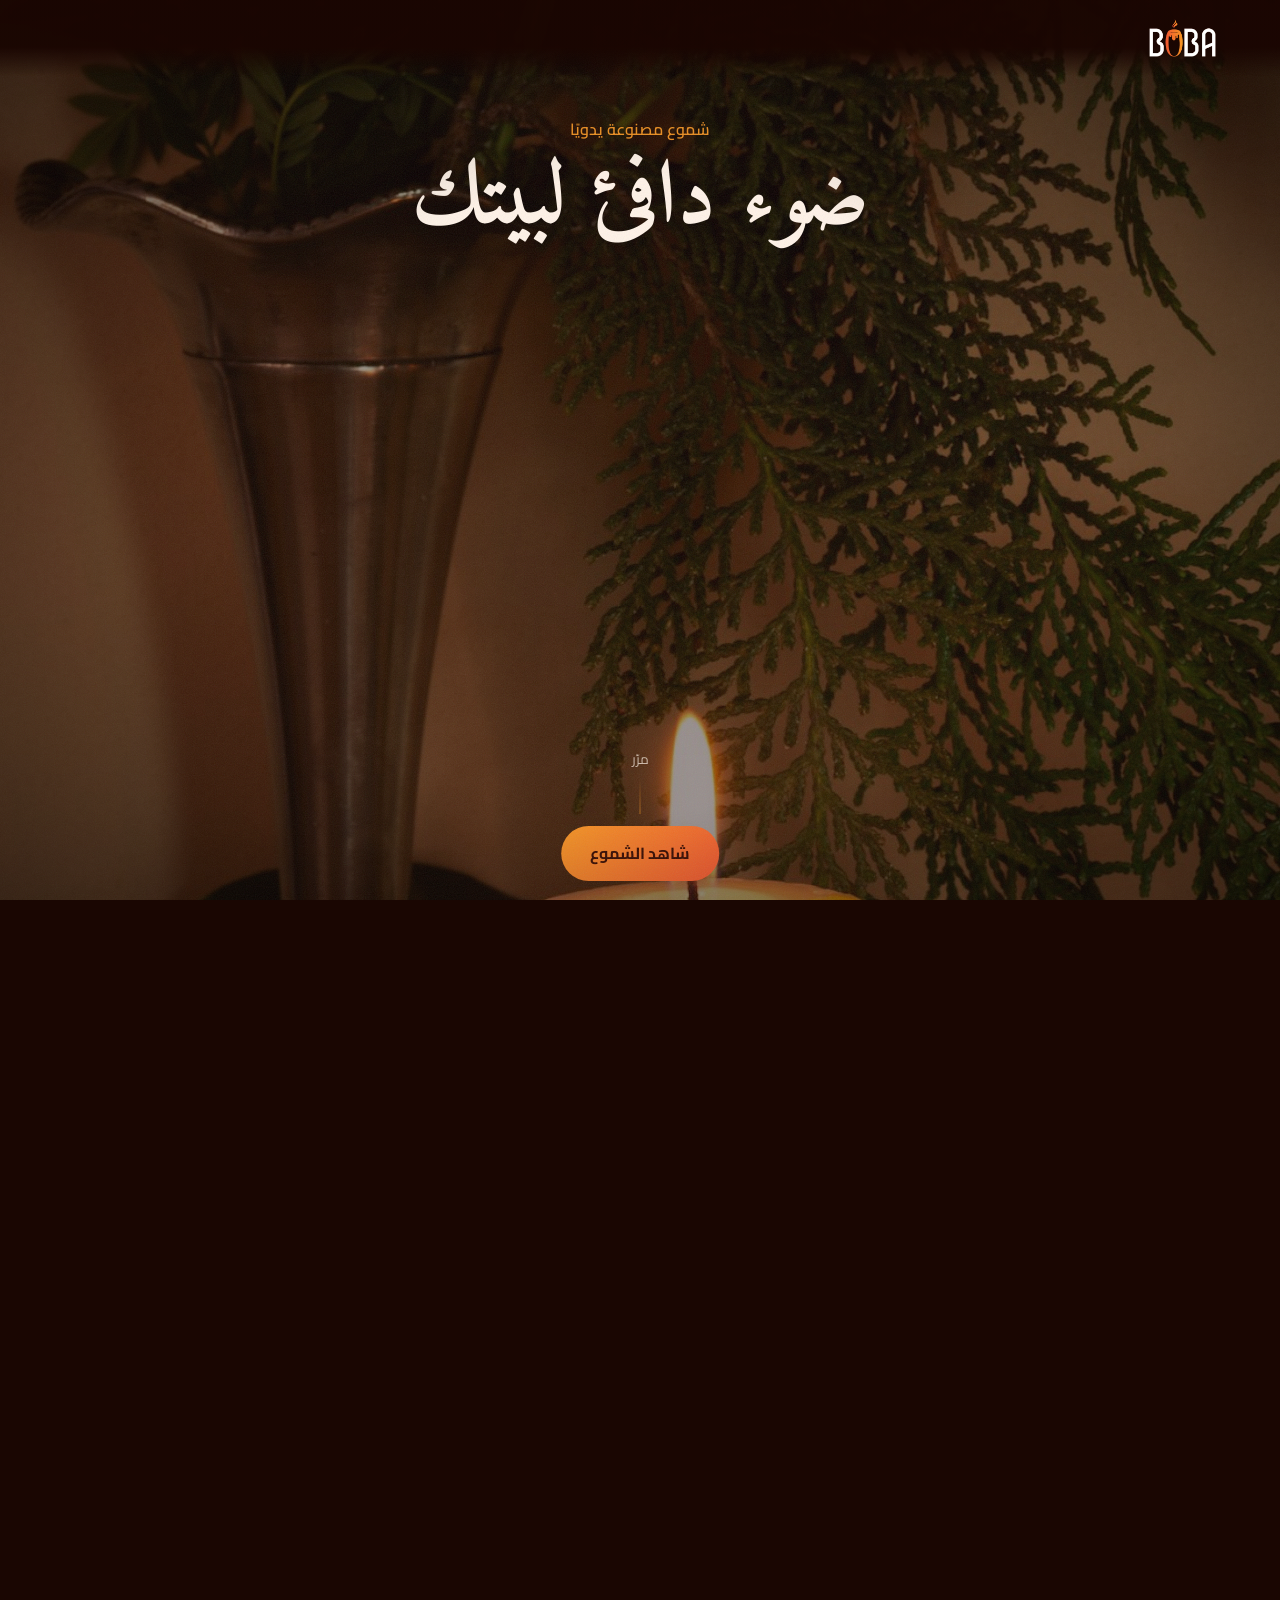
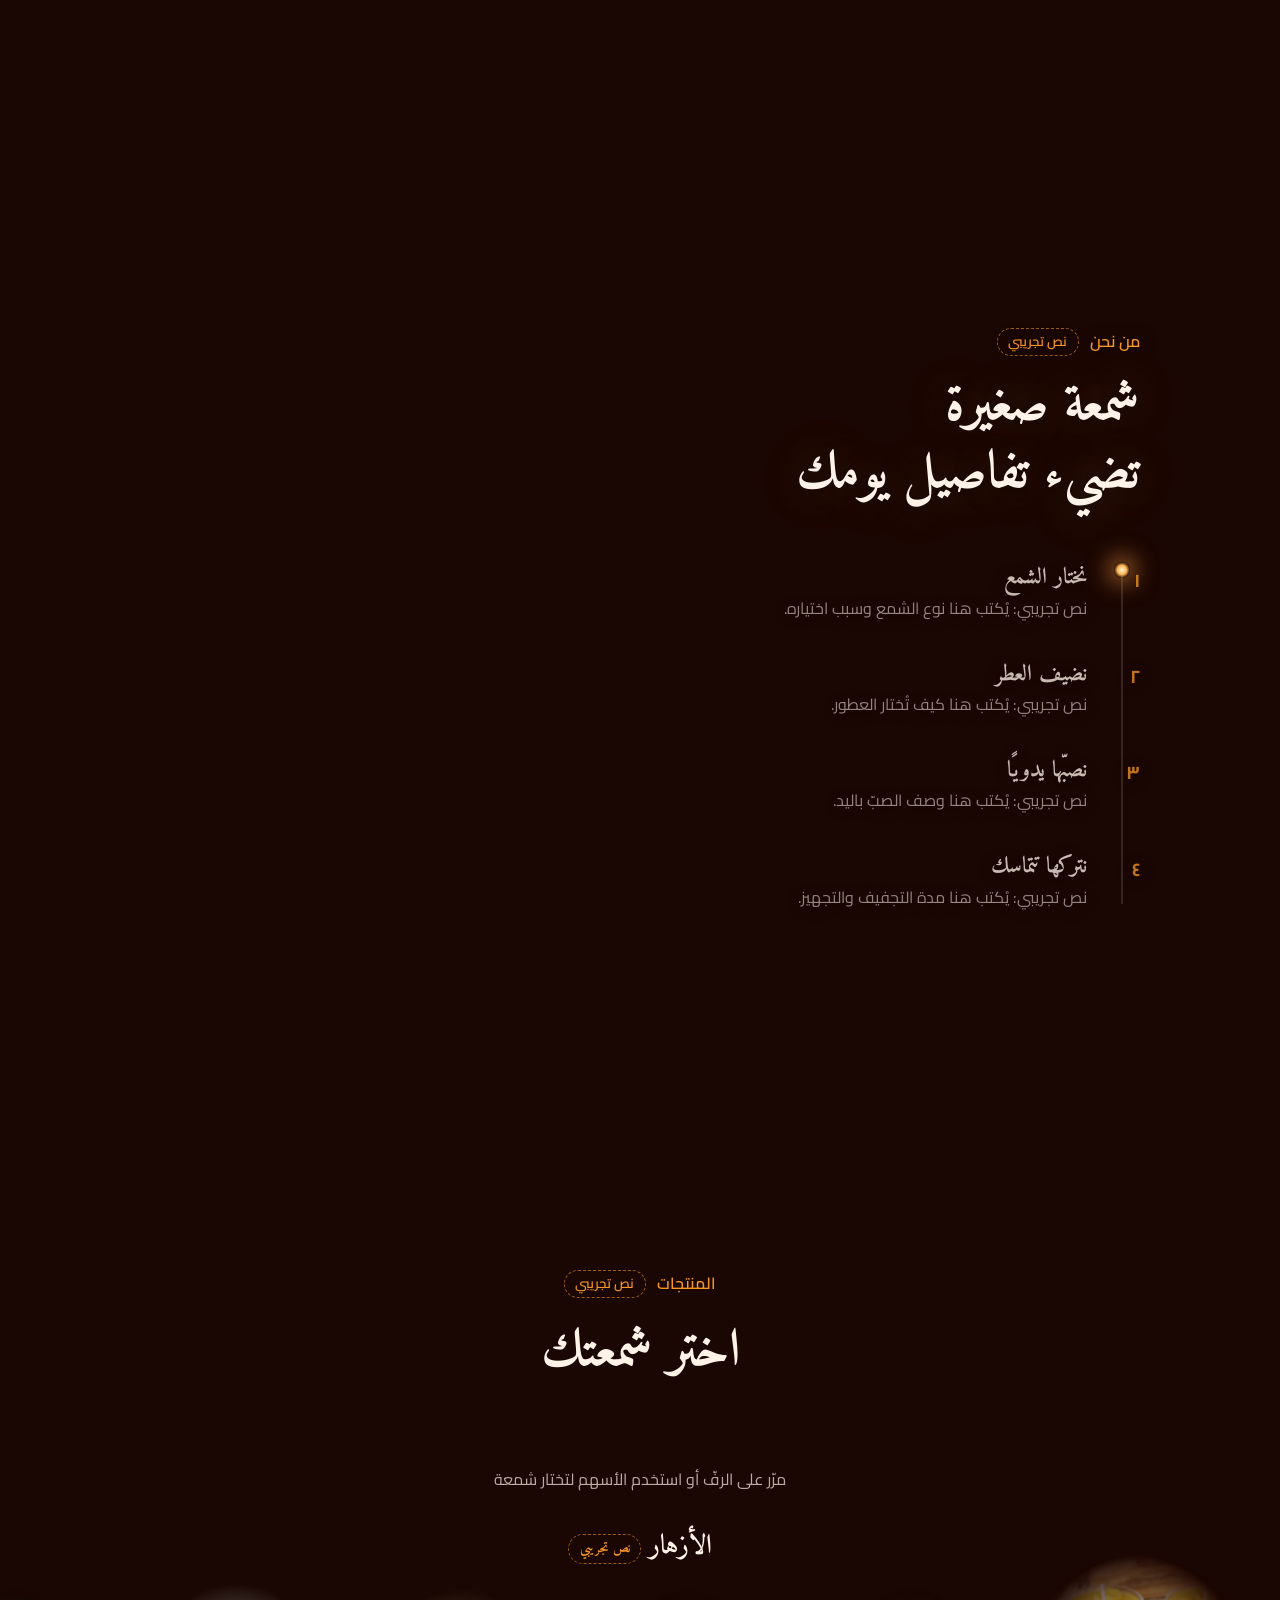
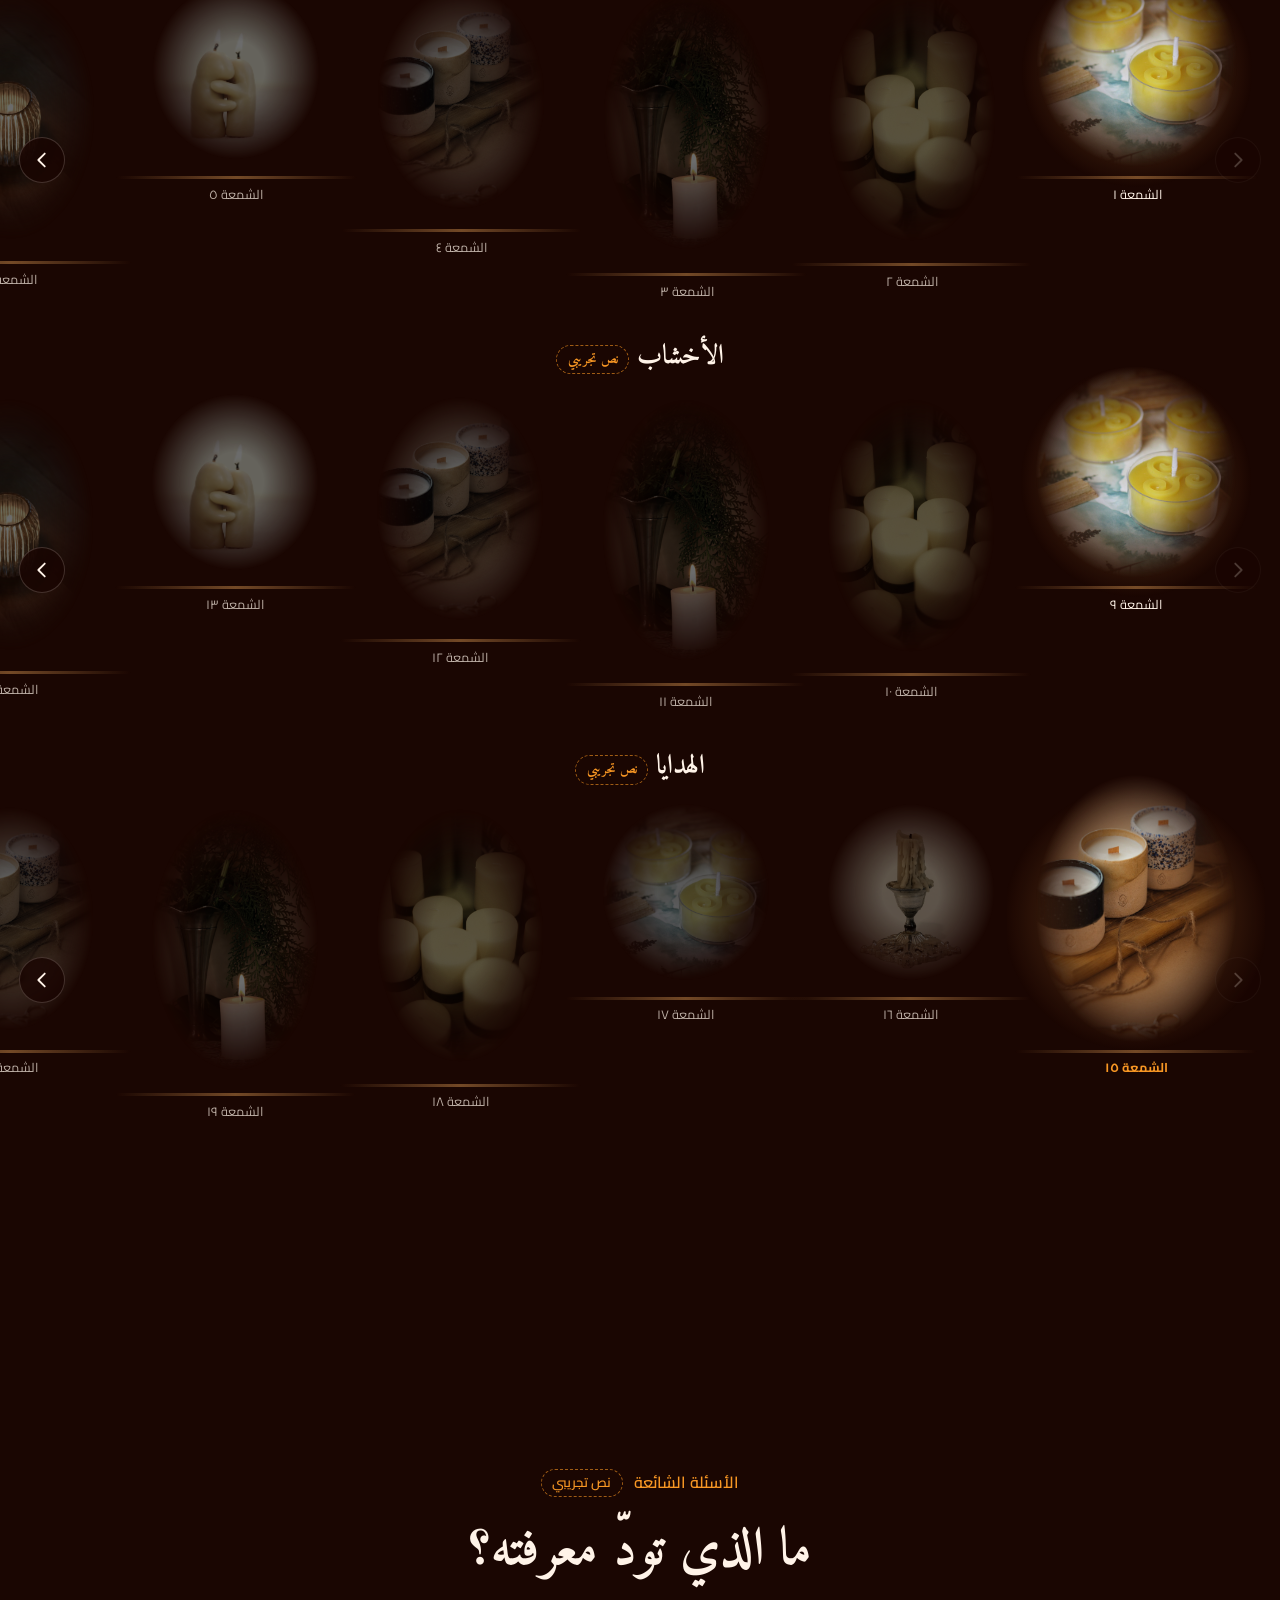
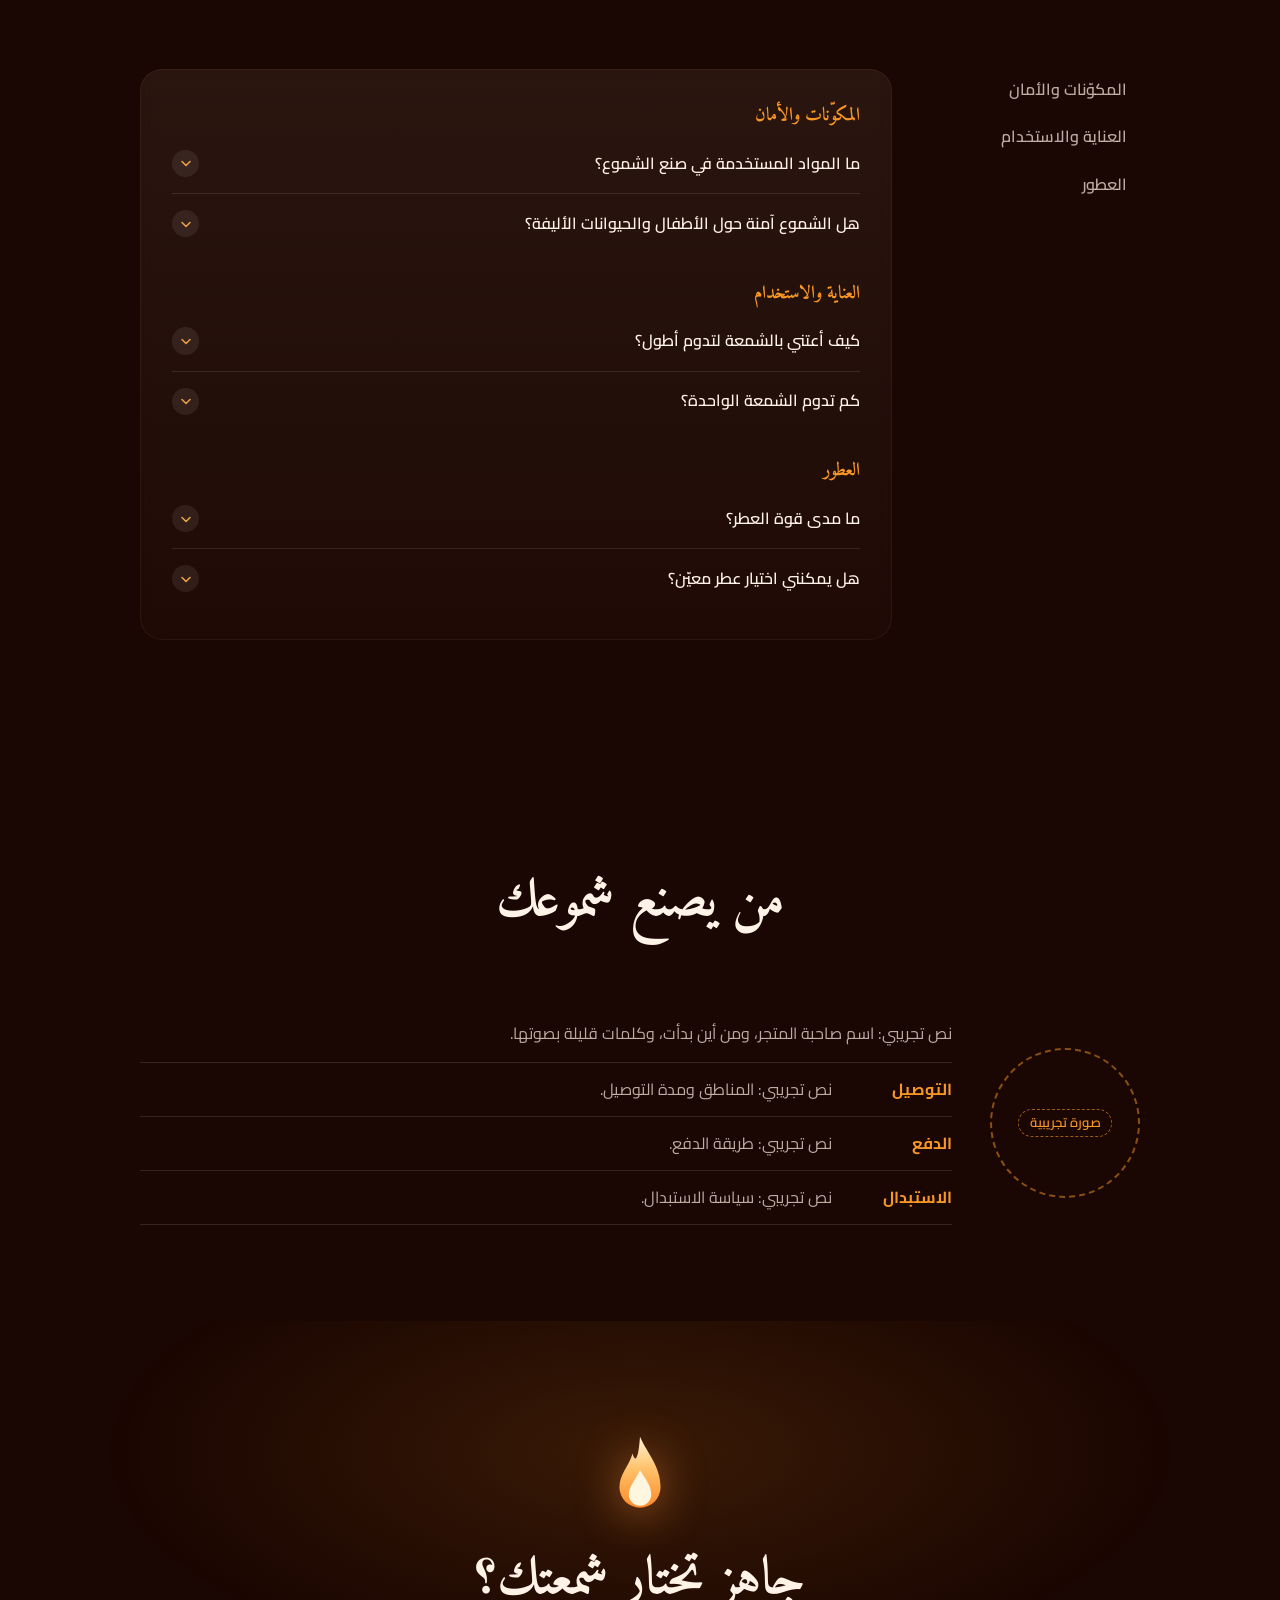
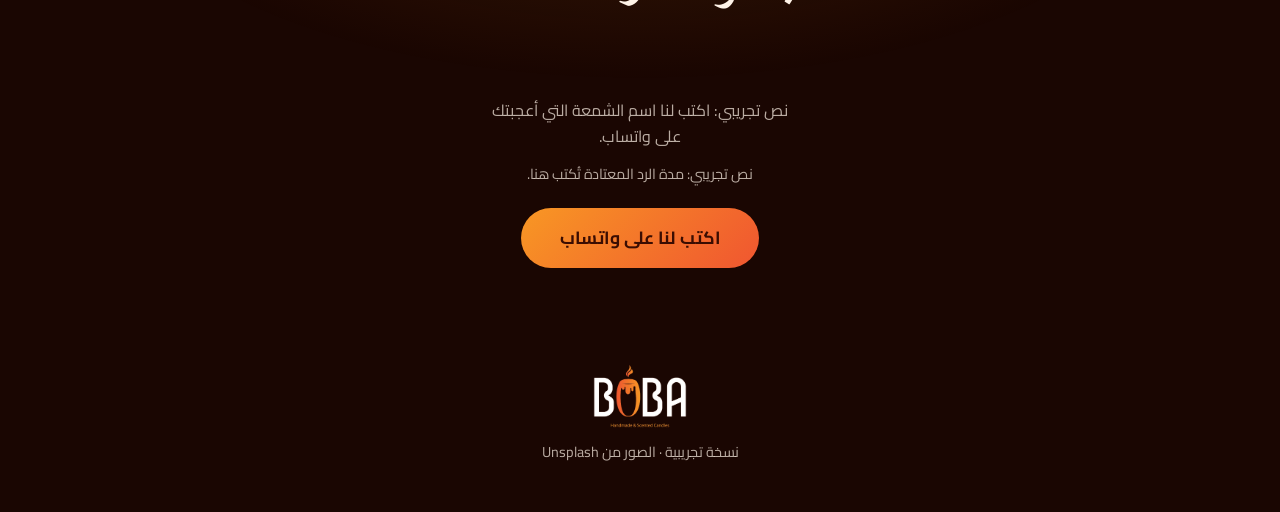
<file: index.html>
<!doctype html>
<html lang="ar" dir="rtl">
<head>
<meta charset="utf-8">
<meta name="viewport" content="width=device-width, initial-scale=1, viewport-fit=cover">
<title>Boba Candels — شموع مصنوعة يدويًا</title>
<meta name="description" content="Boba Candels: شموع مصنوعة يدويًا وطلبات مخصصة. اختر شمعتك واطلبها عبر واتساب.">
<meta name="theme-color" content="#1a0602">
<link rel="icon" href="data:image/svg+xml,%3Csvg xmlns='http://www.w3.org/2000/svg' viewBox='0 0 32 32'%3E%3Crect width='32' height='32' rx='7' fill='%23591102'/%3E%3Cpath d='M16 5c3 5 6 8 6 12a6 6 0 0 1-12 0c0-4 3-7 6-12z' fill='%23f89724'/%3E%3Cpath d='M16 14c1.5 2.5 2.7 3.8 2.7 5.6a2.7 2.7 0 0 1-5.4 0c0-1.8 1.2-3.1 2.7-5.6z' fill='%23ffd9a0'/%3E%3C/svg%3E">
<meta property="og:type" content="website">
<meta property="og:locale" content="ar_EG">
<meta property="og:title" content="Boba Candels — شموع مصنوعة يدويًا">
<meta property="og:description" content="Boba Candels: شموع مصنوعة يدويًا وطلبات مخصصة. اختر شمعتك واطلبها عبر واتساب.">
<link rel="preconnect" href="https://fonts.googleapis.com">
<link rel="preconnect" href="https://fonts.gstatic.com" crossorigin>
<link href="https://fonts.googleapis.com/css2?family=Cairo:wght@400;600;700&family=Amiri:wght@700&display=swap" rel="stylesheet">
<link rel="modulepreload" href="./vendor/three/build/three.module.js">
<link rel="stylesheet" href="style.css?v=28">
<!-- Three.js 0.160.0, a copy kept in vendor/three (same server, cached). If it cannot load, the page shows the photo instead. -->
<script type="importmap">
{ "imports": {
  "three": "./vendor/three/build/three.module.js",
  "three/addons/": "./vendor/three/examples/jsm/"
} }
</script>
</head>
<body>

<!-- The candle: ONE fixed 3D scene behind the whole page. Its life is the scroll (see candle.js). -->
<div class="candle-bg" id="candleBg" aria-hidden="true"><canvas id="candle"></canvas></div>
<div class="candle-light" aria-hidden="true"></div>
<div class="film" aria-hidden="true"></div>

<a class="skip" href="#main">انتقل إلى المحتوى</a>

<header class="top">
  <a class="brand" href="#main" aria-label="Boba Candels"><img src="assets/brand/boba-mark.png" width="66" height="38" alt="Boba Candels"></a>
  <div class="top-actions">
    <!-- the order basket: shown once a candle was added (page.js) -->
    <button type="button" class="basket-btn" id="basketBtn" hidden aria-haspopup="dialog"><svg viewBox="0 0 24 24" aria-hidden="true"><path d="M6 8h12l-1 11H7L6 8zM9 8a3 3 0 0 1 6 0"/></svg><span>طلبك</span><b id="basketCount">٠</b></button>
    <a class="btn btn-small away" href="https://wa.me/0000000000" target="_blank" rel="noopener" aria-label="اطلب عبر واتساب">واتساب</a>
  </div>
</header>

<main id="main">

<!-- HERO: the candle appears and lights itself; scrolling turns it, then it slides aside and burns down behind the page -->
<section id="hero" class="hero">
  <div class="stage" id="stage">
    <img id="fallback" class="fallback" src="[data-uri]" data-src="assets/photos/candle-lit-vase.jpg" alt="شمعة مضاءة بجانب مزهرية" loading="lazy" decoding="async">
    <svg class="flame boot" viewBox="0 0 60 96" aria-hidden="true"><defs><linearGradient id="fl2" x1="0" y1="1" x2="0" y2="0"><stop offset="0" stop-color="#ff8a2a"/><stop offset=".55" stop-color="#ffc26b"/><stop offset="1" stop-color="#fff3d6"/></linearGradient></defs><path class="f-outer" d="M30 4C38 22 52 36 52 58a22 22 0 0 1-44 0C8 44 18 36 22 22c2 8 6 10 8-18z" fill="url(#fl2)"/><path class="f-core" d="M30 40c6 10 12 16 12 26a12 12 0 0 1-24 0c0-8 6-14 12-26z" fill="#fff6e0"/></svg>

    <div class="copy copy-a" id="copyA">
      <p class="label">شموع مصنوعة يدويًا</p>
      <h1>ضوء دافئ لبيتك</h1>
    </div>

    <div class="copy copy-b" id="copyB">
      <h2>كل شمعة تُصنع بعناية</h2>
      <p>نص تجريبي للتجربة فقط.</p>
    </div>

    <!-- A cue that there is more below (fades out as the hero is scrolled) -->
    <div class="cue" id="cue" aria-hidden="true"><div class="cue-in"><span>مرّر</span><i class="cue-line"></i></div></div>

    <!-- The one action of the hero: see the candles (the shelf). Ordering by WhatsApp starts from a candle on the shelf. -->
    <a class="btn cta" href="#products">شاهد الشموع</a>
  </div>
</section>

<!-- ABOUT: one-line promise, how a candle is made (steps, not invented years). All text is placeholder. -->
<section id="about" class="about">
  <div class="wrap">
    <p class="kicker">من نحن <span class="tag">نص تجريبي</span></p>
    <h2 class="promise reveal"><span>شمعة صغيرة</span> <span>تضيء تفاصيل يومك</span></h2>

    <!-- How a candle is made: four steps. All text is placeholder. -->
    <ol class="steps">
      <li class="reveal"><span class="num">١</span><div><h3>نختار الشمع</h3><p>نص تجريبي: يُكتب هنا نوع الشمع وسبب اختياره.</p></div></li>
      <li class="reveal"><span class="num">٢</span><div><h3>نضيف العطر</h3><p>نص تجريبي: يُكتب هنا كيف تُختار العطور.</p></div></li>
      <li class="reveal"><span class="num">٣</span><div><h3>نصبّها يدويًا</h3><p>نص تجريبي: يُكتب هنا وصف الصبّ باليد.</p></div></li>
      <li class="reveal"><span class="num">٤</span><div><h3>نتركها تتماسك</h3><p>نص تجريبي: يُكتب هنا مدة التجفيف والتجهيز.</p></div></li>
    </ol>
  </div>
</section>

<!-- PRODUCTS: a shelf you walk along. The candle nearest the middle is "lit" and shows its name and order button (page.js).
     Without JavaScript every item shows its own text and button. Names, texts and photos are all TEST content until the client lists her real candles. -->
<section id="products" class="products">
  <div class="wrap">
    <p class="kicker">المنتجات <span class="tag">نص تجريبي</span></p>
    <h2 class="promise reveal">اختر شمعتك</h2>
    <p class="shelf-hint reveal">مرّر على الرفّ أو استخدم الأسهم لتختار شمعة</p>
  </div>
  <div class="shelf" id="shelf" tabindex="0" aria-label="رفّ الشموع. مرّر لتختار شمعة">
    <div class="shelf-row">
      <div class="shelf-item">
        <div class="img"><img src="[data-uri]" data-src="assets/photos/candle-three-wood.jpg" alt="" loading="lazy" width="1600" height="1067"></div>
        <div class="shelf-meta">
          <span class="tag">نموذج تجريبي</span>
          <h3>الشمعة ١</h3>
          <p class="facts-line">٠٠٠ جم · ٠٠ ساعة · نوع العطر</p>
          <button type="button" class="detail-open" data-detail>التفاصيل</button>
          <a class="btn btn-small" href="https://wa.me/0000000000?text=%D9%85%D8%B1%D8%AD%D8%A8%D9%8B%D8%A7%D8%8C%20%D8%A3%D8%B1%D9%8A%D8%AF%20%D8%A3%D9%86%20%D8%A3%D8%B7%D9%84%D8%A8%3A%20%D8%A7%D9%84%D8%B4%D9%85%D8%B9%D8%A9%20%D9%A1" target="_blank" rel="noopener">اطلب عبر واتساب</a>
        </div>
      </div>
      <div class="shelf-item">
        <div class="img"><img src="[data-uri]" data-src="assets/photos/candle-pillars-dark-bands.jpg" alt="" loading="lazy" width="1100" height="1659"></div>
        <div class="shelf-meta">
          <span class="tag">نموذج تجريبي</span>
          <h3>الشمعة ٢</h3>
          <p class="facts-line">٠٠٠ جم · ٠٠ ساعة · نوع العطر</p>
          <button type="button" class="detail-open" data-detail>التفاصيل</button>
          <a class="btn btn-small" href="https://wa.me/0000000000?text=%D9%85%D8%B1%D8%AD%D8%A8%D9%8B%D8%A7%D8%8C%20%D8%A3%D8%B1%D9%8A%D8%AF%20%D8%A3%D9%86%20%D8%A3%D8%B7%D9%84%D8%A8%3A%20%D8%A7%D9%84%D8%B4%D9%85%D8%B9%D8%A9%20%D9%A2" target="_blank" rel="noopener">اطلب عبر واتساب</a>
        </div>
      </div>
      <div class="shelf-item">
        <div class="img"><img src="[data-uri]" data-src="assets/photos/candle-lit-vase.jpg" alt="" loading="lazy" width="1100" height="1716"></div>
        <div class="shelf-meta">
          <span class="tag">نموذج تجريبي</span>
          <h3>الشمعة ٣</h3>
          <p class="facts-line">٠٠٠ جم · ٠٠ ساعة · نوع العطر</p>
          <button type="button" class="detail-open" data-detail>التفاصيل</button>
          <a class="btn btn-small" href="https://wa.me/0000000000?text=%D9%85%D8%B1%D8%AD%D8%A8%D9%8B%D8%A7%D8%8C%20%D8%A3%D8%B1%D9%8A%D8%AF%20%D8%A3%D9%86%20%D8%A3%D8%B7%D9%84%D8%A8%3A%20%D8%A7%D9%84%D8%B4%D9%85%D8%B9%D8%A9%20%D9%A3" target="_blank" rel="noopener">اطلب عبر واتساب</a>
        </div>
      </div>
      <div class="shelf-item">
        <div class="img"><img src="[data-uri]" data-src="assets/photos/candle-ceramic-cups.jpg" alt="" loading="lazy" width="1100" height="1462"></div>
        <div class="shelf-meta">
          <span class="tag">نموذج تجريبي</span>
          <h3>الشمعة ٤</h3>
          <p class="facts-line">٠٠٠ جم · ٠٠ ساعة · نوع العطر</p>
          <button type="button" class="detail-open" data-detail>التفاصيل</button>
          <a class="btn btn-small" href="https://wa.me/0000000000?text=%D9%85%D8%B1%D8%AD%D8%A8%D9%8B%D8%A7%D8%8C%20%D8%A3%D8%B1%D9%8A%D8%AF%20%D8%A3%D9%86%20%D8%A3%D8%B7%D9%84%D8%A8%3A%20%D8%A7%D9%84%D8%B4%D9%85%D8%B9%D8%A9%20%D9%A4" target="_blank" rel="noopener">اطلب عبر واتساب</a>
        </div>
      </div>
      <div class="shelf-item">
        <div class="img"><img src="[data-uri]" data-src="assets/photos/candle-beeswax-hug.jpg" alt="" loading="lazy" width="1100" height="731"></div>
        <div class="shelf-meta">
          <span class="tag">نموذج تجريبي</span>
          <h3>الشمعة ٥</h3>
          <p class="facts-line">٠٠٠ جم · ٠٠ ساعة · نوع العطر</p>
          <button type="button" class="detail-open" data-detail>التفاصيل</button>
          <a class="btn btn-small" href="https://wa.me/0000000000?text=%D9%85%D8%B1%D8%AD%D8%A8%D9%8B%D8%A7%D8%8C%20%D8%A3%D8%B1%D9%8A%D8%AF%20%D8%A3%D9%86%20%D8%A3%D8%B7%D9%84%D8%A8%3A%20%D8%A7%D9%84%D8%B4%D9%85%D8%B9%D8%A9%20%D9%A5" target="_blank" rel="noopener">اطلب عبر واتساب</a>
        </div>
      </div>
      <div class="shelf-item">
        <div class="img"><img src="[data-uri]" data-src="assets/photos/candle-ribbed-votive.jpg" alt="" loading="lazy" width="1100" height="1648"></div>
        <div class="shelf-meta">
          <span class="tag">نموذج تجريبي</span>
          <h3>الشمعة ٦</h3>
          <p class="facts-line">٠٠٠ جم · ٠٠ ساعة · نوع العطر</p>
          <button type="button" class="detail-open" data-detail>التفاصيل</button>
          <a class="btn btn-small" href="https://wa.me/0000000000?text=%D9%85%D8%B1%D8%AD%D8%A8%D9%8B%D8%A7%D8%8C%20%D8%A3%D8%B1%D9%8A%D8%AF%20%D8%A3%D9%86%20%D8%A3%D8%B7%D9%84%D8%A8%3A%20%D8%A7%D9%84%D8%B4%D9%85%D8%B9%D8%A9%20%D9%A6" target="_blank" rel="noopener">اطلب عبر واتساب</a>
        </div>
      </div>
      <div class="shelf-item">
        <div class="img"><img src="[data-uri]" data-src="assets/photos/candle-ceramic-cups.jpg" alt="" loading="lazy" width="1100" height="1462"></div>
        <div class="shelf-meta">
          <span class="tag">نموذج تجريبي</span>
          <h3>الشمعة ٧</h3>
          <p class="facts-line">٠٠٠ جم · ٠٠ ساعة · نوع العطر</p>
          <button type="button" class="detail-open" data-detail>التفاصيل</button>
          <a class="btn btn-small" href="https://wa.me/0000000000?text=%D9%85%D8%B1%D8%AD%D8%A8%D9%8B%D8%A7%D8%8C%20%D8%A3%D8%B1%D9%8A%D8%AF%20%D8%A3%D9%86%20%D8%A3%D8%B7%D9%84%D8%A8%3A%20%D8%A7%D9%84%D8%B4%D9%85%D8%B9%D8%A9%20%D9%A7" target="_blank" rel="noopener">اطلب عبر واتساب</a>
        </div>
      </div>
      <div class="shelf-item">
        <div class="img"><img src="[data-uri]" data-src="assets/photos/candle-drippy-candlestick.jpg" alt="" loading="lazy" width="1100" height="1100"></div>
        <div class="shelf-meta">
          <span class="tag">نموذج تجريبي</span>
          <h3>الشمعة ٨</h3>
          <p class="facts-line">٠٠٠ جم · ٠٠ ساعة · نوع العطر</p>
          <button type="button" class="detail-open" data-detail>التفاصيل</button>
          <a class="btn btn-small" href="https://wa.me/0000000000?text=%D9%85%D8%B1%D8%AD%D8%A8%D9%8B%D8%A7%D8%8C%20%D8%A3%D8%B1%D9%8A%D8%AF%20%D8%A3%D9%86%20%D8%A3%D8%B7%D9%84%D8%A8%3A%20%D8%A7%D9%84%D8%B4%D9%85%D8%B9%D8%A9%20%D9%A8" target="_blank" rel="noopener">اطلب عبر واتساب</a>
        </div>
      </div>
    </div>
  </div>
  <div class="shelf-ctrl" id="shelfCtrl" hidden>
    <button type="button" id="shelfPrev" aria-label="الشمعة السابقة"><svg viewBox="0 0 24 24" aria-hidden="true"><path d="M9 5l7 7-7 7"/></svg></button>
    <span class="shelf-count" id="shelfCount" aria-hidden="true">١ / ٨</span>
    <button type="button" id="shelfNext" aria-label="الشمعة التالية"><svg viewBox="0 0 24 24" aria-hidden="true"><path d="M15 5l-7 7 7 7"/></svg></button>
  </div>
  <p class="sr-only" id="shelfLive" aria-live="polite"></p>
</section>

<!-- FAQ: product questions first, in one soft panel, grouped by topic. All questions and answers are placeholders until the client writes hers. No testimonials: there are no real reviews. -->
<section id="faq" class="faq">
  <div class="wrap">
    <p class="kicker">الأسئلة الشائعة <span class="tag">نص تجريبي</span></p>
    <h2 class="promise reveal">ما الذي تودّ معرفته؟</h2>
    <div class="faq-layout reveal">
      <nav class="faq-nav" aria-label="مواضيع الأسئلة"><a href="#faq-materials">المكوّنات والأمان</a><a href="#faq-care">العناية والاستخدام</a><a href="#faq-scent">العطور</a></nav>
      <div class="faq-panel">
        <div class="faq-group" id="faq-materials">
          <h3>المكوّنات والأمان</h3>
          <details><summary>ما المواد المستخدمة في صنع الشموع؟</summary><p>نص تجريبي: يُكتب هنا الجواب من صاحبة المتجر.</p></details>
          <details><summary>هل الشموع آمنة حول الأطفال والحيوانات الأليفة؟</summary><p>نص تجريبي: يُكتب هنا الجواب من صاحبة المتجر.</p></details>
        </div>
        <div class="faq-group" id="faq-care">
          <h3>العناية والاستخدام</h3>
          <details><summary>كيف أعتني بالشمعة لتدوم أطول؟</summary><p>نص تجريبي: يُكتب هنا الجواب من صاحبة المتجر.</p></details>
          <details><summary>كم تدوم الشمعة الواحدة؟</summary><p>نص تجريبي: يُكتب هنا الجواب من صاحبة المتجر.</p></details>
        </div>
        <div class="faq-group" id="faq-scent">
          <h3>العطور</h3>
          <details><summary>ما مدى قوة العطر؟</summary><p>نص تجريبي: يُكتب هنا الجواب من صاحبة المتجر.</p></details>
          <details><summary>هل يمكنني اختيار عطر معيّن؟</summary><p>نص تجريبي: يُكتب هنا الجواب من صاحبة المتجر.</p></details>
        </div>
      </div>
    </div>
  </div>
</section>

<!-- MAKER: who makes the candles, plus the three answers a first-time buyer needs. TEST text until the client writes hers. -->
<section class="maker">
  <div class="wrap">
    <h2 class="promise reveal">من يصنع شموعك</h2>
    <div class="maker-grid reveal">
      <div class="maker-photo" aria-hidden="true"><span class="tag">صورة تجريبية</span></div>
      <div>
        <p>نص تجريبي: اسم صاحبة المتجر، ومن أين بدأت، وكلمات قليلة بصوتها.</p>
        <dl class="promises">
          <div><dt>التوصيل</dt><dd>نص تجريبي: المناطق ومدة التوصيل.</dd></div>
          <div><dt>الدفع</dt><dd>نص تجريبي: طريقة الدفع.</dd></div>
          <div><dt>الاستبدال</dt><dd>نص تجريبي: سياسة الاستبدال.</dd></div>
        </dl>
      </div>
    </div>
  </div>
</section>

<!-- CLOSING: the last thing a visitor meets is an invitation to order. Text is a placeholder. -->
<section class="closing">
  <div class="wrap">
    <svg class="flame" viewBox="0 0 60 96" aria-hidden="true"><defs><linearGradient id="fl" x1="0" y1="1" x2="0" y2="0"><stop offset="0" stop-color="#ff8a2a"/><stop offset=".55" stop-color="#ffc26b"/><stop offset="1" stop-color="#fff3d6"/></linearGradient></defs><path class="f-outer" d="M30 4C38 22 52 36 52 58a22 22 0 0 1-44 0C8 44 18 36 22 22c2 8 6 10 8-18z" fill="url(#fl)"/><path class="f-core" d="M30 40c6 10 12 16 12 26a12 12 0 0 1-24 0c0-8 6-14 12-26z" fill="#fff6e0"/></svg>
    <h2 class="promise reveal">جاهز تختار شمعتك؟</h2>
    <p class="reveal">نص تجريبي: اكتب لنا اسم الشمعة التي أعجبتك على واتساب.</p>
    <p class="reveal reassure">نص تجريبي: مدة الرد المعتادة تُكتب هنا.</p>
    <a class="btn reveal" href="https://wa.me/0000000000?text=%D9%85%D8%B1%D8%AD%D8%A8%D9%8B%D8%A7%D8%8C%20%D8%A3%D8%B1%D9%8A%D8%AF%20%D8%A3%D9%86%20%D8%A3%D8%B7%D9%84%D8%A8%20%D8%B4%D9%85%D8%B9%D8%A9" target="_blank" rel="noopener">اكتب لنا على واتساب</a>
  </div>
</section>

</main>

<footer class="end"><img src="assets/brand/boba-logo.png" width="94" height="64" alt="Boba Candels, Handmade &amp; Scented Candles" loading="lazy">نسخة تجريبية · الصور من Unsplash</footer>

<!-- PRODUCT DETAIL: opens when a candle is pressed (page.js fills it from products.json). All facts are TEST text until the client supplies hers. -->
<div class="detail-scrim" id="detailScrim" hidden></div>
<aside class="detail" id="detail" role="dialog" aria-modal="true" aria-labelledby="detailName" aria-hidden="true" tabindex="-1">
  <div class="detail-head"><button type="button" class="detail-close" id="detailClose" aria-label="إغلاق"><svg viewBox="0 0 24 24" aria-hidden="true"><path d="M6 6l12 12M18 6L6 18"/></svg></button></div>
  <div class="detail-body" id="detailBody"></div>
  <div class="detail-foot"><button type="button" class="btn" id="detailOrder">أضف للطلب</button></div>
</aside>

<!-- THE ORDER: every candle the buyer added, with a note for each one. It is sent as ONE WhatsApp message; prices are talked about with the seller there. -->
<div class="detail-scrim" id="orderScrim" hidden></div>
<aside class="detail order" id="order" role="dialog" aria-modal="true" aria-labelledby="orderTitle" aria-hidden="true" tabindex="-1">
  <div class="detail-head"><button type="button" class="detail-close" id="orderClose" aria-label="إغلاق"><svg viewBox="0 0 24 24" aria-hidden="true"><path d="M6 6l12 12M18 6L6 18"/></svg></button></div>
  <div class="detail-body" id="orderBody"></div>
  <div class="detail-foot"><a class="btn" id="orderSend" href="#" target="_blank" rel="noopener" aria-disabled="true">أرسل الطلب عبر واتساب</a></div>
</aside>
<script src="page.js?v=20" defer></script>
<script type="module" src="candle.js?v=59"></script>
</body>
</html>

<!-- redeploy -->
</file>
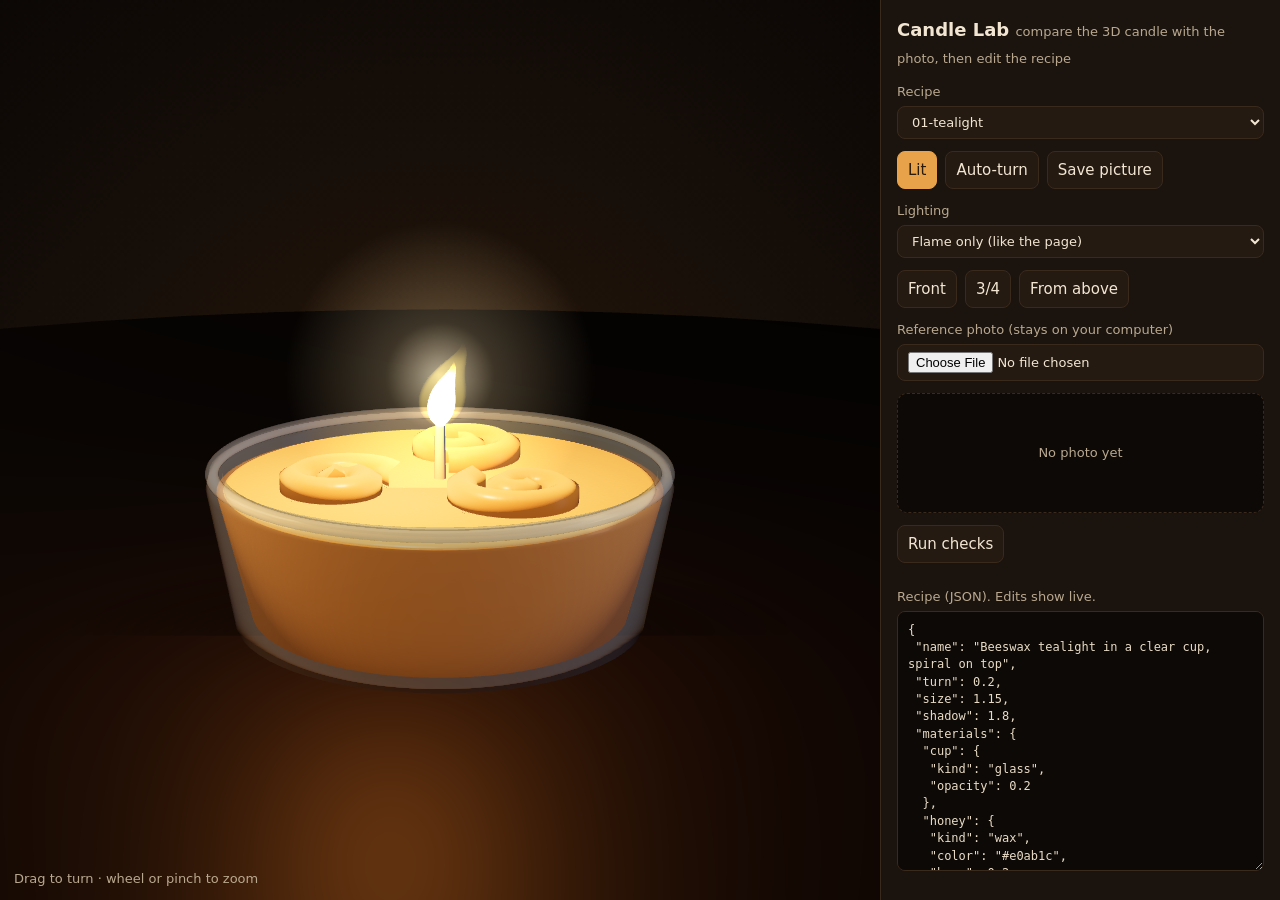
<file: lab.html>
<!doctype html>
<html lang="en" dir="ltr">
<head>
<meta charset="utf-8">
<meta name="viewport" content="width=device-width, initial-scale=1">
<title>Candle Lab</title>
<script type="importmap">
{ "imports": {
  "three": "./vendor/three/build/three.module.js",
  "three/addons/": "./vendor/three/examples/jsm/"
} }
</script>
<style>
  :root{--bg:#120d09;--panel:#1b140e;--line:#3a2a1c;--text:#f2e6d2;--muted:#b9a88f;--accent:#e8a24a}
  *{box-sizing:border-box}
  body{margin:0;background:var(--bg);color:var(--text);font:15px/1.5 system-ui,Segoe UI,sans-serif;min-height:100vh}
  .lab{display:grid;grid-template-columns:1fr 400px;gap:0;min-height:100vh}
  .view{position:relative;min-height:60vh}
  canvas{position:absolute;inset:0;width:100%;height:100%;display:block;touch-action:none;cursor:grab}
  canvas:active{cursor:grabbing}
  .tip{position:absolute;left:14px;bottom:12px;color:var(--muted);font-size:13px;pointer-events:none}
  aside{background:var(--panel);border-left:1px solid var(--line);padding:16px;display:flex;flex-direction:column;gap:12px;overflow:auto;max-height:100vh}
  h1{margin:0;font-size:18px} h1 small{color:var(--muted);font-weight:400;font-size:13px}
  label{display:flex;flex-direction:column;gap:4px;color:var(--muted);font-size:13px}
  select,button,input[type=file]{font:inherit;color:var(--text);background:#241a12;border:1px solid var(--line);border-radius:8px;padding:7px 10px}
  button{cursor:pointer} button:hover{border-color:var(--accent)}
  button[aria-pressed=true]{background:var(--accent);color:#2a1a08;border-color:var(--accent)}
  .row{display:flex;gap:8px;flex-wrap:wrap}
  .ref{background:#0d0906;border:1px dashed var(--line);border-radius:10px;min-height:120px;display:flex;align-items:center;justify-content:center;color:var(--muted);font-size:13px;overflow:hidden}
  .ref img{width:100%;max-height:300px;object-fit:contain;display:block}
  textarea{width:100%;min-height:260px;resize:vertical;font:12px/1.45 ui-monospace,Consolas,monospace;color:#e9dcc6;background:#0d0906;border:1px solid var(--line);border-radius:8px;padding:10px}
  .err{color:#ff8f7a;font-size:13px;min-height:1.2em}
  #ov{position:absolute;inset:0;width:100%;height:100%;object-fit:contain;pointer-events:none;opacity:0;transform-origin:50% 50%}
  .ovc{display:none;flex-direction:column;gap:6px}.ovc.on{display:flex}
  .ovc label{flex-direction:row;align-items:center;justify-content:space-between}.ovc input{width:60%}
  .checks{font-size:13px;line-height:1.5;color:var(--muted);white-space:pre-wrap}
  .checks b{color:var(--text)} .checks .bad{color:#ff8f7a} .checks .ok{color:#9fd18b}
  @media (max-width:860px){.lab{grid-template-columns:1fr}.view{height:62vh;min-height:0}aside{max-height:none;border-left:0;border-top:1px solid var(--line)}}
</style>
</head>
<body>
<div class="lab">
  <div class="view"><canvas id="c"></canvas><img id="ov" alt=""><div class="tip">Drag to turn · wheel or pinch to zoom</div></div>
  <aside>
    <h1>Candle Lab <small>compare the 3D candle with the photo, then edit the recipe</small></h1>
    <label>Recipe <select id="pick"></select></label>
    <div class="row">
      <button id="lit" aria-pressed="true">Lit</button>
      <button id="spin" aria-pressed="false">Auto-turn</button>
      <button id="save">Save picture</button>
    </div>
    <label>Lighting
      <select id="light">
        <option value="flame">Flame only (like the page)</option>
        <option value="room">Warm room (flame + a lamp)</option>
        <option value="studio">Studio (true colours)</option>
      </select>
    </label>
    <div class="row">
      <button data-view="front">Front</button><button data-view="three">3/4</button><button data-view="top">From above</button><button id="pv" aria-pressed="false" hidden>Photo view</button>
    </div>
    <label>Reference photo (stays on your computer)<input id="file" type="file" accept="image/*"></label>
    <div class="ref" id="ref">No photo yet</div>
    <div class="ovc" id="ovc">
      <b>Lay the photo over the 3D</b>
      <label>See-through <input id="ovo" type="range" min="0" max="100" value="0"></label>
      <label>Size <input id="ovs" type="range" min="40" max="220" value="100"></label>
      <label>Left / right <input id="ovx" type="range" min="-50" max="50" value="0"></label>
      <label>Up / down <input id="ovy" type="range" min="-50" max="50" value="0"></label>
      <label>Show differences <input id="ovd" type="checkbox" style="width:auto"></label>
    </div>
    <div class="row"><button id="check">Run checks</button></div>
    <div class="checks" id="checks"></div>
    <label>Recipe (JSON). Edits show live.<textarea id="json" spellcheck="false"></textarea></label>
    <div class="err" id="err"></div>
    <div class="row"><button id="copy">Copy recipe</button></div>
  </aside>
</div>
<script type="module" src="lab.js"></script>
</body>
</html>
</file>
<file: style.css>
/* Brand: Boba Candels (2026-10-30): the colours of her logo: deep brown-red #591102, orange #f89724, red-orange #f05630. Her real texts are still to come. */
:root{
  --bg:#1a0602; --bg-glow:#3a1005; --text:#fff3e8; --muted:rgba(255,243,232,.7);
  --amber:#f89724; --on-amber:#3a0d02; --accent:#f05630; --brand:#591102;
  --font:'Cairo','Segoe UI',Tahoma,system-ui,sans-serif;
  --gutter:clamp(16px,5vw,64px);
}
*{box-sizing:border-box;margin:0;padding:0;-webkit-tap-highlight-color:transparent}
html{-webkit-text-size-adjust:100%}
body{font-family:var(--font);background:var(--bg);color:var(--text);line-height:1.6;-webkit-font-smoothing:antialiased;overflow-x:hidden}
a{color:inherit;text-decoration:none}
/* Arabic: never add letter-spacing or uppercase, they break the joined letters */

.top{position:fixed;inset:0 0 auto 0;z-index:10;display:flex;justify-content:space-between;align-items:center;padding:calc(1rem + env(safe-area-inset-top)) var(--gutter) 1rem;background:linear-gradient(rgba(26,6,2,.75),transparent)}
.brand{font-weight:700;font-size:1.15rem}

.btn{display:inline-block;background:linear-gradient(135deg,var(--amber),var(--accent));color:var(--on-amber);padding:.9rem 1.8rem;border-radius:999px;font-weight:700;font-size:1rem;transition:transform .2s,box-shadow .2s}
.btn:hover{transform:translateY(-2px);box-shadow:0 10px 28px rgba(248,151,36,.35)}
.btn-small{padding:.5rem 1.1rem;font-size:.9rem}
:focus-visible{outline:2px solid var(--amber);outline-offset:3px;border-radius:8px}

/* the hero: a tall section with a sticky stage */
.hero{position:relative;height:260vh}
.stage{position:sticky;top:0;height:100svh;overflow:hidden}
/* the candle: one fixed scene behind everything; the sections sit on top of it */
.candle-bg{position:fixed;inset:0 0 auto 0;height:100vh;height:100lvh;z-index:0;pointer-events:none;opacity:0;transition:opacity 1.6s ease}   /* as tall as the largest window: the canvas never resizes with the phone's browser bar */
.candle-bg.ready{opacity:1}
#candle{position:absolute;inset:0;width:100%;height:100%;display:block}
.hero,.about,.products,.end{position:relative;z-index:1}
.film{position:fixed;inset:0;z-index:3;pointer-events:none}
/* fine film grain over the scene: hides banding in the dark gradients and makes it feel photographed */
.film::before{content:"";position:absolute;inset:0;opacity:.1;mix-blend-mode:overlay;background-image:url("data:image/svg+xml,%3Csvg xmlns='http://www.w3.org/2000/svg' width='160' height='160'%3E%3Cfilter id='n'%3E%3CfeTurbulence type='fractalNoise' baseFrequency='.9' numOctaves='2' stitchTiles='stitch'/%3E%3C/filter%3E%3Crect width='100%25' height='100%25' filter='url(%23n)'/%3E%3C/svg%3E")}
.copy,.cta{z-index:2}
.film::after{content:"";position:absolute;inset:0;background:radial-gradient(ellipse at 50% 55%,transparent 45%,rgba(0,0,0,.5) 100%)}   /* soft vignette */
.fallback{display:none;position:absolute;inset:0;width:100%;height:100%;object-fit:cover;opacity:.55}
.stage.no3d .fallback{display:block}
html.no3d .candle-bg{display:none}

.copy{position:absolute;inset-inline:0;top:clamp(5.2rem,13vh,8rem);text-align:center;padding:0 var(--gutter);pointer-events:none;text-shadow:0 2px 30px rgba(0,0,0,.6)}
.copy-b{opacity:0}
.label{font-size:1rem;color:var(--amber);font-weight:600;margin-bottom:.4rem}
h1{font-size:clamp(2.6rem,8.5vw,5.6rem);font-weight:700;line-height:1.15}
h2{font-size:clamp(1.9rem,5.5vw,3.4rem);font-weight:700;line-height:1.2}
.copy-b p{color:var(--muted);margin-top:.6rem}

/* the headline arrives softly, then the button breathes */
@keyframes rise{from{opacity:0;transform:translateY(22px)}to{opacity:1;transform:none}}
@keyframes pulse{0%,100%{box-shadow:0 0 0 0 rgba(248,151,36,0)}50%{box-shadow:0 0 28px 4px rgba(248,151,36,.28)}}
.copy-a .label{animation:rise 1s .5s both}
.copy-a h1{animation:rise 1.2s .75s both}
.cta{animation:pulse 3.4s ease-in-out infinite}
.cta{position:absolute;left:50%;bottom:calc(1.2rem + env(safe-area-inset-bottom));translate:-50% 0;white-space:nowrap}
.cta:hover{translate:-50% -2px}

.end{padding:3rem var(--gutter) calc(3rem + env(safe-area-inset-bottom));text-align:center;color:var(--muted);font-size:.9rem}

@media (prefers-reduced-motion:reduce){*{animation:none!important;transition-property:color,background-color,border-color,opacity,box-shadow!important}}   /* nothing moves; colour and fade feedback stays */

/* ABOUT: promise line and the steps timeline. Text is placeholder until the client supplies facts. */
.wrap{width:min(1000px,100% - var(--gutter)*2);margin-inline:auto}
/* the candle burns beside About: no veil, the text sits on the scene */
.about{min-height:170vh;padding:clamp(4rem,10vw,8rem) 0;background:none}
.kicker{display:flex;justify-content:center;align-items:center;gap:.7rem;color:var(--amber);font-weight:600;margin-bottom:1rem}
.tag{font-size:.72rem;font-weight:600;padding:.15rem .65rem;border:1px dashed rgba(248,151,36,.6);border-radius:999px;color:var(--amber)}
.promise{text-align:center;font-size:clamp(2rem,6.5vw,4rem);max-width:18ch;margin:0 auto clamp(3rem,7vw,5rem)}

.steps{list-style:none;position:relative;display:grid;gap:2.2rem;max-width:640px;margin-inline:auto}
.steps::before{content:"";position:absolute;inset-block:1.5rem;inset-inline-start:calc(1.5rem - 1px);width:2px;background:linear-gradient(var(--amber),rgba(248,151,36,.08))}
.steps li{display:grid;grid-template-columns:3rem 1fr;gap:1.2rem;align-items:start}
.num{position:relative;z-index:1;width:3rem;height:3rem;border-radius:50%;background:var(--bg);border:2px solid var(--amber);display:grid;place-items:center;font-weight:700;font-size:1.2rem;color:var(--amber)}
.steps h3{font-size:1.4rem;line-height:1.3;margin-bottom:.2rem}
.steps p{color:var(--muted)}


.reveal{opacity:0;transform:translateY(24px);transition:opacity .9s ease,transform 1s cubic-bezier(.16,1,.3,1)}
.reveal.in{opacity:1;transform:none}
@media (prefers-reduced-motion:reduce){.reveal{opacity:1;transform:none}}

/* ---------- one scene: the candle's light on the content, soft glass, no hard edges ---------- */
/* a warm glow centred on the flame; its position and strength come from candle.js (--lx, --ly, --li) */
.candle-light{position:fixed;inset:0;z-index:2;pointer-events:none;mix-blend-mode:screen;
  background:radial-gradient(circle at var(--lx,50%) var(--ly,50%),rgba(255,176,90,calc(.3 * var(--li,0))) 0,rgba(255,140,60,calc(.11 * var(--li,0))) 26%,rgba(255,120,40,0) 58%)}
/* cards are soft glass, with no outline */
/* wide screens: the candle takes the left of the page while you read About, and the text sits on the right */
@media (min-width:900px){
  .about .wrap{padding-left:44%}
  .about .promise{text-align:start;margin-inline:0;max-width:16ch}
  .about .kicker{justify-content:flex-start}
  .about .steps{margin-inline:0;max-width:none}
}

/* readability over the candle: a soft shadow behind the About text */
.about{text-shadow:0 2px 18px rgba(0,0,0,.65)}

/* ---------- FAQ: one soft glass panel, topic groups, a side list on wide screens ---------- */
.faq{padding:clamp(4rem,10vw,8rem) 0;position:relative;z-index:1}
.faq-layout{display:grid;grid-template-columns:200px 1fr;gap:clamp(1.5rem,4vw,3rem);margin-top:clamp(2rem,5vw,3rem);align-items:start}
.faq-nav{position:sticky;top:6rem;display:grid;gap:.35rem}
.faq-nav a{padding:.5rem .8rem;border-radius:12px;color:var(--muted);font-weight:600;transition:background .2s,color .2s}
.faq-nav a:hover{background:rgba(255,243,232,.07);color:var(--text)}
.faq-panel{background:linear-gradient(rgba(255,232,200,.07),rgba(255,232,200,.025));box-shadow:inset 0 0 0 1px rgba(255,214,160,.06);-webkit-backdrop-filter:blur(8px);backdrop-filter:blur(8px);border-radius:22px;padding:clamp(1rem,3vw,2rem)}
.faq-group{scroll-margin-top:6rem}
.faq-group+.faq-group{margin-top:1.6rem}
.faq-group h3{color:var(--amber);font-size:1.15rem;margin-bottom:.2rem}
.faq details{border-top:1px solid rgba(255,243,232,.1)}
.faq-group h3+details{border-top:0}
.faq summary{list-style:none;cursor:pointer;display:flex;align-items:center;justify-content:space-between;gap:1rem;padding:1rem 0;min-height:44px;font-weight:600}
.faq summary::-webkit-details-marker{display:none}
.faq summary::after{content:"";flex:none;width:1.7rem;height:1.7rem;border-radius:50%;background:rgba(255,243,232,.08) url("data:image/svg+xml,%3Csvg xmlns='http://www.w3.org/2000/svg' viewBox='0 0 12 12'%3E%3Cpath d='M2 4.5l4 4 4-4' fill='none' stroke='%23e8a14a' stroke-width='1.6' stroke-linecap='round' stroke-linejoin='round'/%3E%3C/svg%3E") center/.75rem no-repeat;transition:transform .25s ease}
.faq details[open] summary::after{transform:rotate(180deg)}
.faq details p{color:var(--muted);padding:0 0 1.1rem;max-width:60ch}
@media (max-width:899px){.faq-layout{grid-template-columns:1fr}.faq-nav{display:none}}

/* ---------- PRODUCTS: a shelf you walk along (no cards) ---------- */
.products{padding:clamp(4rem,10vw,8rem) 0}
.shelf-hint{text-align:center;color:var(--muted);margin-top:-.2rem}
.shelf{--w:clamp(210px,64vw,300px);overflow-x:auto;overscroll-behavior-x:contain;scroll-snap-type:x mandatory;scrollbar-width:none;-webkit-overflow-scrolling:touch;margin-top:clamp(1.5rem,4vw,2.5rem);padding:2.4rem 0 1rem;outline-offset:-6px}
.shelf::-webkit-scrollbar{display:none}
.shelf-row{display:flex;gap:clamp(1rem,3vw,2.2rem);width:max-content;padding-inline:calc(50vw - var(--w) / 2)}   /* so the first and the last candle can both reach the middle */
.shelf-item{flex:none;width:var(--w);scroll-snap-align:center;display:flex;flex-direction:column;align-items:center;gap:.9rem;cursor:pointer}
.shelf-item .img{position:relative;width:100%;aspect-ratio:3/4}
.shelf-item img{display:block;width:100%;height:100%;object-fit:cover;transition:filter .6s ease,transform .6s ease;-webkit-mask-image:radial-gradient(ellipse 50% 50% at 50% 50%,#000 34%,transparent 100%);mask-image:radial-gradient(ellipse 50% 50% at 50% 50%,#000 34%,transparent 100%)}
.shelf-item .img::before{content:"";position:absolute;inset:-18%;background:radial-gradient(circle,rgba(255,170,80,.34),transparent 62%);opacity:0;transition:opacity .6s ease;pointer-events:none}
.shelf-item .img::after{content:"";position:absolute;inset-inline:-1.6rem;bottom:-.5rem;height:3px;border-radius:3px;background:linear-gradient(90deg,transparent,rgba(190,130,70,.55),transparent)}   /* a thin wooden shelf */
.shelf-meta{text-align:center;display:flex;flex-direction:column;align-items:center;gap:.35rem;min-height:10.5rem}
.shelf-meta h3{font-size:1.4rem}
.shelf-meta p{color:var(--muted)}
/* with JavaScript: only the candle in the middle is lit and shows its text */
.shelf.js .shelf-item img{filter:brightness(.42) saturate(.6);transform:scale(.88)}
.shelf.js .shelf-item.is-active img{filter:none;transform:translateY(-10px) scale(1.06)}
.shelf.js .shelf-item.is-active .img::before{opacity:1}
.shelf.js .shelf-item:not(.is-active) .shelf-meta{opacity:0;visibility:hidden;transition:opacity .3s ease,visibility 0s .3s}
.shelf.js .shelf-item.is-active .shelf-meta{opacity:1;visibility:visible;transition:opacity .5s ease .15s}
.shelf-ctrl{display:flex;justify-content:center;gap:.8rem;margin-top:.4rem}
.shelf-ctrl[hidden]{display:none}
.shelf-ctrl button{width:46px;height:46px;border-radius:50%;border:0;background:rgba(255,243,232,.09);color:var(--text);font:inherit;font-size:1.6rem;line-height:1;cursor:pointer;transition:background .2s}
.shelf-ctrl button:hover{background:rgba(255,243,232,.18)}
/* the room's light also moves to the lit candle (set by page.js); the candle's own glow is the first layer */
@property --sx{syntax:'<length>';inherits:false;initial-value:50vw}
@property --sy{syntax:'<length>';inherits:false;initial-value:50vh}
@property --si{syntax:'<number>';inherits:false;initial-value:0}
.candle-light{transition:--sx .7s ease,--sy .7s ease,--si .7s ease}
.candle-light{background:
  radial-gradient(circle at var(--lx,50%) var(--ly,50%),rgba(255,176,90,calc(.3 * var(--li,0))) 0,rgba(255,140,60,calc(.11 * var(--li,0))) 26%,rgba(255,120,40,0) 58%),
  radial-gradient(circle at var(--sx) var(--sy),rgba(255,176,90,calc(.24 * var(--si))) 0,rgba(255,140,60,calc(.09 * var(--si))) 30%,rgba(255,120,40,0) 62%)}
/* with 3D running the candles are drawn on the page's canvas behind the shelf, so the stand-in photos (kept for when 3D cannot run) step aside */
.shelf.is3d .img img{display:none}
.shelf.is3d .img::before{display:none}
/* the stand-in photos are only for when 3D cannot run: while the page loads they stay hidden, so a reload never flashes a photo before the 3D candle */
.shelf.js .img img{visibility:hidden}
html.no3d .shelf.js .img img{visibility:visible}

/* ---------- PRODUCT DETAIL: a soft glass panel that opens when a candle is pressed ---------- */
.detail-open{display:none;background:none;border:1px solid rgba(255,243,232,.35);color:var(--text);font:inherit;font-size:.9rem;padding:.4rem 1rem;border-radius:999px;cursor:pointer;transition:background .2s,border-color .2s}
.detail-open:hover{background:rgba(255,243,232,.1);border-color:var(--amber)}
.shelf.js .detail-open{display:inline-block}
.detail-scrim{position:fixed;inset:0;background:rgba(12,3,1,.5);-webkit-backdrop-filter:blur(3px);backdrop-filter:blur(3px);z-index:30;opacity:0;transition:opacity .4s}
.detail-scrim.open{opacity:1}
.detail{position:fixed;z-index:31;inset-block:0;inset-inline-end:0;width:min(420px,94vw);background:linear-gradient(180deg,rgba(52,14,6,.92),rgba(30,8,3,.94));-webkit-backdrop-filter:blur(22px);backdrop-filter:blur(22px);border-inline-start:1px solid rgba(248,151,36,.28);box-shadow:0 0 80px rgba(0,0,0,.55);transform:translateX(-104%);visibility:hidden;transition:transform .55s cubic-bezier(.2,.7,.2,1),visibility 0s .55s;display:flex;flex-direction:column;outline:none}
.detail.open{transform:none;visibility:visible;transition:transform .55s cubic-bezier(.2,.7,.2,1)}
.detail-close{position:absolute;top:.8rem;inset-inline-start:.8rem;width:40px;height:40px;border-radius:50%;border:0;background:rgba(22,6,2,.55);-webkit-backdrop-filter:blur(8px);backdrop-filter:blur(8px);color:var(--text);font-size:1.5rem;line-height:1;cursor:pointer;z-index:2;transition:background .2s}
.detail-close:hover{background:rgba(22,6,2,.8)}
.detail-body{overflow-y:auto;overscroll-behavior:contain;flex:1;display:flex;flex-direction:column;scrollbar-width:thin;scrollbar-color:rgba(248,151,36,.35) transparent}
.detail-body>*{flex:none}
.detail-in{padding:1.3rem 1.5rem 1.6rem;display:flex;flex-direction:column;gap:1.5rem}
.detail:not(.has-shot) .detail-in{padding-top:4rem}
.shot{position:relative;margin:0;aspect-ratio:4/3.1;overflow:hidden}
.shot img{width:100%;height:100%;object-fit:cover;display:block;transform:scale(1.08);transition:transform 1.6s cubic-bezier(.2,.7,.2,1)}
.detail.open .shot img{transform:scale(1)}
.shot::after{content:"";position:absolute;inset:auto 0 0 0;height:55%;background:linear-gradient(180deg,transparent,rgba(24,15,9,.97))}
.shot figcaption{position:absolute;inset-inline:1.5rem;bottom:.7rem;z-index:1;font-size:.72rem;color:rgba(255,243,232,.6);display:flex;gap:.6rem;align-items:center}
.shot figcaption .tag{background:rgba(22,6,2,.5)}
.detail h3{font-size:2rem;line-height:1.15;margin:0}
.detail .kick{display:flex;align-items:center;gap:.6rem;margin-bottom:.5rem}
.detail .lead{color:var(--muted);margin:.35rem 0 0}
.detail .rule{height:1px;border:0;background:linear-gradient(90deg,transparent,rgba(248,151,36,.5),transparent);margin:0}
.detail h4{font-size:.82rem;letter-spacing:.05em;color:var(--amber);margin:0 0 .7rem;font-weight:700;display:flex;align-items:center;gap:.5rem}
.detail h4::after{content:"";flex:1;height:1px;background:rgba(255,243,232,.12)}
.facts{display:grid;grid-template-columns:1fr 1fr;gap:.6rem;margin:0}
.facts div{background:rgba(255,243,232,.055);border:1px solid rgba(255,243,232,.08);border-radius:14px;padding:.75rem .9rem;display:grid;grid-template-columns:auto 1fr;column-gap:.65rem;align-items:center}
.facts svg{grid-row:span 2;width:22px;height:22px;stroke:var(--amber);fill:none;stroke-width:1.6;stroke-linecap:round;stroke-linejoin:round}
.facts dt{font-size:.72rem;color:var(--muted)}
.facts dd{margin:0;font-weight:700;font-size:.98rem}
.notes{display:grid;gap:.15rem}
.note{display:grid;grid-template-columns:auto 4.2rem 1fr;align-items:center;gap:.8rem;padding:.55rem 0;border-bottom:1px solid rgba(255,243,232,.08)}
.note:last-child{border-bottom:0}
.note i{width:calc(.5rem + var(--s)*.35rem);height:calc(.5rem + var(--s)*.35rem);border-radius:50%;background:radial-gradient(circle at 35% 30%,#ffd9a0,var(--amber) 55%,#a86a22);opacity:calc(.55 + var(--s)*.15)}
.note span{color:var(--muted);font-size:.85rem}
.note b{font-weight:600}
.detail p{margin:0;line-height:1.75}
.care{margin:0;padding:0;list-style:none;display:grid;gap:.55rem}
.care li{position:relative;padding-inline-start:1.5rem;line-height:1.6}
.care li::before{content:"";position:absolute;inset-inline-start:.1rem;top:.5rem;width:.5rem;height:.75rem;border-radius:50% 50% 50% 50%/65% 65% 35% 35%;background:linear-gradient(180deg,#ffe2ad,var(--amber))}
.callout{background:rgba(248,151,36,.09);border:1px solid rgba(248,151,36,.22);border-radius:14px;padding:.9rem 1rem}
.detail-foot{padding:.9rem 1.5rem calc(.9rem + env(safe-area-inset-bottom));border-top:1px solid rgba(255,243,232,.1);background:rgba(28,7,3,.8)}
.detail-foot .btn{display:block;text-align:center;width:100%}
.detail.open .detail-in>*{animation:rise .7s cubic-bezier(.2,.7,.2,1) both}
.detail.open .detail-in>*:nth-child(1){animation-delay:.12s}.detail.open .detail-in>*:nth-child(2){animation-delay:.18s}.detail.open .detail-in>*:nth-child(3){animation-delay:.24s}
.detail.open .detail-in>*:nth-child(4){animation-delay:.3s}.detail.open .detail-in>*:nth-child(5){animation-delay:.36s}.detail.open .detail-in>*:nth-child(6){animation-delay:.42s}
.detail.open .detail-in>*:nth-child(7){animation-delay:.48s}.detail.open .detail-in>*:nth-child(8){animation-delay:.54s}
@keyframes rise{from{opacity:0;transform:translateY(14px)}to{opacity:1;transform:none}}
@media (max-width:860px){
  .detail{inset-block:auto 0;inset-inline:0;width:auto;max-height:64vh;border-inline-start:0;border-top:1px solid rgba(248,151,36,.28);border-radius:24px 24px 0 0;transform:translateY(104%)}
  .detail.open{transform:none}
  .shot{aspect-ratio:16/9}
  .detail h3{font-size:1.7rem}
}
@media (prefers-reduced-motion:reduce){.detail,.detail-scrim,.shot img{transition:none}.detail.open .detail-in>*{animation:none}}

/* ---------- ABOUT as part of the candle's light: a fuse with an ember, no circles, no boxes ---------- */
@property --p{syntax:'<number>';inherits:true;initial-value:0}
.about .promise{text-shadow:0 0 46px rgba(255,170,80,.28),0 2px 18px rgba(0,0,0,.65)}
.steps{--p:0;transition:--p .3s linear;gap:2.4rem}
.steps li{grid-template-columns:2.2rem 1fr;gap:1.1rem}
.steps::before{inset-block:.4rem;inset-inline-start:calc(1.1rem - 1px);width:2px;background:rgba(255,243,232,.13)}
.steps::after{content:"";position:absolute;inset-block-start:.4rem;inset-inline-start:calc(1.1rem - 1px);width:2px;height:calc((100% - .8rem) * var(--p));background:linear-gradient(rgba(248,151,36,.25),#ffd9a0);box-shadow:0 0 10px rgba(255,170,80,.55);border-radius:2px}
.fuse{position:absolute;inset-inline-start:calc(1.1rem - 8px);top:calc(.4rem + (100% - .8rem) * var(--p) - 8px);width:16px;height:16px;border-radius:50%;background:radial-gradient(circle,#fff3d6 0,#ffb454 40%,rgba(255,150,60,0) 72%);box-shadow:0 0 22px 6px rgba(255,160,70,.55);animation:ember 1.6s ease-in-out infinite;pointer-events:none}
@keyframes ember{50%{transform:scale(1.25);opacity:.85}}
.num{width:2.2rem;height:auto;border:0;background:none;border-radius:0;display:block;font-size:1.15rem;color:var(--amber);transition:color .6s,text-shadow .6s;padding-top:.15rem}
.steps.js li{opacity:.34;transition:opacity .7s ease}
.steps.js li.lit{opacity:1}
.steps li.lit .num{color:#ffe2b0;text-shadow:0 0 14px rgba(255,170,80,.8)}
.steps li.lit h3{color:#fff1da}
@media (prefers-reduced-motion:reduce){.fuse{animation:none}.steps{transition:none}}

/* ---------- About headline and steps: words stay together in lines, on every width ---------- */
html{-webkit-text-size-adjust:100%;text-size-adjust:100%}            /* phones must not enlarge the text on their own */
body{overflow-x:clip}
.promise,.about .promise{max-width:none;text-wrap:balance;line-height:1.3;font-size:clamp(1.75rem,7vw,2.6rem)}
.about .promise{margin-bottom:clamp(2.2rem,6vw,3.4rem)}
.steps p{text-wrap:pretty}
.steps h3{text-wrap:balance}
@media (min-width:900px){
  .promise,.about .promise{font-size:clamp(2.2rem,3.6vw,3.3rem);max-width:none}
  .about .wrap{padding-left:40%}
}

/* the headline breaks only between its two phrases, never inside one, so no line is left with a lone word */
.promise span{display:inline-block;white-space:nowrap}
.promise,.about .promise{font-size:clamp(1.5rem,min(8.5vw,3.6vw + 1rem),3.3rem)}

/* ---------- BRAND: warm hearth. Dark brown, amber and cream; classic Naskh letters for titles, Cairo for reading ---------- */
h1,h2,h3,.brand,.promise{font-family:'Amiri','Cairo',serif;font-weight:700}
.promise{line-height:1.45}

/* ---------- critique fixes (2026-10-28): phone legibility, pacing, dialog, small targets, ending ---------- */
.tag{font-size:.82rem}
.btn-small{min-height:44px;display:inline-flex;align-items:center}
.detail-open{min-height:44px}
.detail-close{width:44px;height:44px}
.shot figcaption{font-size:.78rem;color:rgba(255,243,232,.82)}
.sr-only{position:absolute;width:1px;height:1px;margin:-1px;padding:0;overflow:hidden;clip:rect(0 0 0 0);white-space:nowrap;border:0}
/* pacing: a shorter walk to the first candle */
.hero{height:200vh}
.about{min-height:140vh}
.products{padding-top:clamp(3rem,7vw,5rem)}
.shelf{padding-top:0}
.shelf-item .img{aspect-ratio:1/1.05}
/* the fixed header keeps the wordmark readable over any section */
.top{background:linear-gradient(rgba(26,6,2,.92),rgba(26,6,2,.55) 55%,transparent)}
/* shelf controls: drawn chevrons and a position count */
.shelf-ctrl{align-items:center}
.shelf-ctrl button{display:grid;place-items:center;font-size:0}
.shelf-ctrl svg{width:22px;height:22px;stroke:currentColor;fill:none;stroke-width:2;stroke-linecap:round;stroke-linejoin:round}
.shelf-count{min-width:4.4rem;text-align:center;color:var(--muted);font-variant-numeric:tabular-nums}
/* the ending: one clear invitation before the credit line */
.closing{padding:clamp(4rem,10vw,7rem) 0 clamp(2rem,5vw,3rem);text-align:center;position:relative;z-index:1}
.closing p{color:var(--muted);margin:.8rem auto 1.6rem;max-width:36ch}
.closing .btn{padding:1rem 2.4rem;font-size:1.1rem}
/* About on a phone: the candle burns behind the steps, so the text gets a soft dark veil that fades out at its edges */
@media (max-width:899px){
  .about .wrap{position:relative;isolation:isolate}
  .about .wrap::before{content:"";position:absolute;z-index:-1;inset:-3rem -1rem;background:linear-gradient(transparent,rgba(26,6,2,.74) 14%,rgba(26,6,2,.74) 86%,transparent)}
  .steps.js li{opacity:.62}
  .steps.js li.lit{opacity:1}
  .steps p{color:rgba(255,243,232,.88)}
}
/* the detail sheet on a phone: facts first, the photo after them */
@media (max-width:860px){
  .detail .detail-in{padding-top:3.4rem}
  .detail .shot{order:2;margin:0 1.5rem 1.5rem;border-radius:14px;aspect-ratio:16/10}
}

/* ---------- critique round 2 (2026-10-28) ---------- */
/* About: unlit steps stay readable (they are real content); on phones the veil is lighter and the candle is lifted clear of the text */
.steps.js li{opacity:.76}
.steps.js li.lit{opacity:1}
@media (max-width:899px){
  .about .wrap::before{background:linear-gradient(transparent,rgba(26,6,2,.62) 14%,rgba(26,6,2,.62) 86%,transparent)}
  .steps.js li{opacity:.76}
  .steps.js li.lit{opacity:1}
}
/* header: one filled order button visible at a time. It steps aside while the hero button, the shelf or the closing button is on screen */
.top .btn{transition:opacity .3s ease,visibility 0s}
.top .btn.away{opacity:0;visibility:hidden;transition:opacity .3s ease,visibility 0s .3s}
/* ending: a small flame relights the page before the ask */
.closing .flame{width:56px;height:auto;display:block;margin:0 auto 1.2rem;filter:drop-shadow(0 6px 22px rgba(255,150,60,.5));overflow:visible}
.closing .flame .f-outer{transform-origin:50% 95%;animation:flick 2.6s ease-in-out infinite}
.closing .flame .f-core{transform-origin:50% 95%;animation:flick 1.9s ease-in-out infinite reverse}
@keyframes flick{0%,100%{transform:scale(1,1) skewX(0)}30%{transform:scale(.96,1.05) skewX(-2deg)}60%{transform:scale(1.03,.97) skewX(2deg)}}
.closing{background:radial-gradient(ellipse 60% 55% at 50% 22%,rgba(248,151,36,.14),transparent 70%)}
@media (prefers-reduced-motion:reduce){.closing .flame .f-outer,.closing .flame .f-core{animation:none}}
/* phone shelf: the neighbouring candles peek in at the sides, so the walk-along idea shows */
@media (max-width:860px){
  .shelf{--w:clamp(190px,56vw,280px)}
  .shelf-row{gap:clamp(.4rem,2vw,2rem)}
}
/* detail sheet: a pinned header row for the close button, and folded sections for the long text */
.detail-head{flex:none;display:flex;padding:.5rem .8rem;border-bottom:1px solid rgba(255,243,232,.08);background:rgba(28,7,3,.6)}
.detail-close{position:static;width:44px;height:44px;display:grid;place-items:center;font-size:0}
.detail-close svg{width:20px;height:20px;stroke:currentColor;fill:none;stroke-width:2;stroke-linecap:round}
.detail:not(.has-shot) .detail-in,.detail .detail-in{padding-top:1.3rem}
.fold{border-bottom:1px solid rgba(255,243,232,.1)}
.fold:first-of-type{border-top:1px solid rgba(255,243,232,.1)}
.fold summary{list-style:none;cursor:pointer;display:flex;justify-content:space-between;align-items:center;padding:.85rem 0;min-height:44px;color:var(--amber);font-weight:700;font-size:.95rem}
.fold summary::-webkit-details-marker{display:none}
.fold summary::after{content:"";width:.55rem;height:.55rem;border:solid currentColor;border-width:0 2px 2px 0;transform:rotate(45deg);transition:transform .25s ease;margin-inline-end:.3rem}
.fold[open] summary::after{transform:rotate(-135deg)}
.fold>:not(summary){padding-bottom:.9rem}
@media (max-width:860px){.detail .detail-in{padding-top:1.1rem}}

/* ---------- critique round 3 (2026-10-28): buying path, first load, trust, access, shorter About ---------- */
.skip{position:fixed;inset-inline-start:.8rem;top:-4rem;z-index:50;background:var(--amber);color:var(--on-amber);padding:.6rem 1.1rem;border-radius:999px;font-weight:700;transition:top .2s}
.skip:focus{top:.8rem}
/* hero: the headline arrives at once, and a small flame holds the screen while the 3D candle loads */
.copy-a .label{animation:rise .8s .1s both}
.copy-a h1{animation:rise 1s .2s both}
.boot{position:absolute;left:50%;top:52%;translate:-50% -50%;width:44px;height:auto;filter:drop-shadow(0 6px 22px rgba(255,150,60,.5));transition:opacity .9s ease,visibility 0s;overflow:visible;pointer-events:none}
.boot .f-outer,.boot .f-core{transform-origin:50% 95%;animation:flick 2.4s ease-in-out infinite}
.boot .f-core{animation-duration:1.8s;animation-direction:reverse}
.stage.ready .boot,.stage.no3d .boot{opacity:0;visibility:hidden;transition:opacity .9s ease,visibility 0s .9s}
@media (prefers-reduced-motion:reduce){.boot .f-outer,.boot .f-core{animation:none}}
/* the header is firm, so the wordmark never collides with text scrolling under it */
.top{background:linear-gradient(rgba(26,6,2,.97),rgba(26,6,2,.97) 62%,transparent)}
/* shelf card: facts line, readable names for the dimmed candles, one filled button and a quiet details link */
.facts-line{color:var(--text);font-weight:600;font-size:.95rem}
.shelf-tag{position:absolute;inset-inline:0;top:calc(100% + 1.1rem);text-align:center;font-size:.85rem;color:var(--muted);transition:opacity .3s ease}
.shelf-item.is-active .shelf-tag{opacity:0}
.shelf-meta .btn{order:2}
.detail-open{order:3;border:0;background:none;text-decoration:underline;text-underline-offset:.35em;text-decoration-color:rgba(255,243,232,.4);padding:.4rem .8rem}
.detail-open:hover{background:none;text-decoration-color:var(--amber)}
/* the sheet's small labels are larger and brighter */
.facts dt{font-size:.8rem;color:rgba(255,243,232,.86)}
/* About is shorter now that the materials block is gone (wax, wick and scent live in each candle's sheet) */
.about{min-height:110vh}
@media (max-width:899px){
  .steps.js li{opacity:.84}
  .steps p{color:rgba(255,243,232,.95)}
}
/* maker and reassurance */
.maker{position:relative;z-index:1;padding:clamp(3rem,8vw,6rem) 0}
.maker-grid{display:grid;grid-template-columns:auto 1fr;gap:clamp(1.2rem,4vw,2.4rem);align-items:center;margin-top:clamp(1.6rem,4vw,2.4rem)}
.maker-photo{width:clamp(96px,22vw,150px);aspect-ratio:1;border-radius:50%;border:2px dashed rgba(248,151,36,.5);display:grid;place-items:center;text-align:center;padding:.5rem}
.maker-grid p{color:var(--muted);margin-bottom:1rem}
.promises{display:grid}
.promises div{display:grid;grid-template-columns:minmax(0,6.5rem) minmax(0,1fr);overflow-wrap:anywhere;gap:1rem;border-top:1px solid rgba(255,243,232,.12);padding:.85rem 0}
.promises div:last-child{border-bottom:1px solid rgba(255,243,232,.12)}
.promises dt{color:var(--amber);font-weight:700}
.promises dd{margin:0;color:var(--muted)}
.closing .reassure{margin:-.8rem auto 1.4rem;font-size:.9rem}
@media (max-width:560px){.maker-grid{grid-template-columns:1fr;justify-items:center;text-align:center}.promises{text-align:start;width:100%}}

/* MANY SHELVES: each collection is one shelf with a small title; the rules of version 2 follow */
.collection-head{text-align:center}

/* MANY SHELVES, version 2: plain rows of candles under small titles, and one shared bar for the selected candle */
.collection{margin-top:clamp(1.2rem,3vw,2rem)}
.collection-head h3{font-size:clamp(1.2rem,3.4vw,1.7rem)}
.collection .shelf{--w:clamp(118px,34vw,190px);margin-top:-5.3rem;padding-top:5.5rem;padding-bottom:2.2rem}   /* the top padding is room for the flame's glow drawn in the slot; the negative margin keeps the layout the same */
.collection .shelf-item{gap:0}
.collection .shelf-tag{top:calc(100% + .8rem);font-size:.8rem}
.collection .shelf-item.is-active .shelf-tag{opacity:1;color:var(--text)}
.collection .shelf-item.is-focus .shelf-tag{color:var(--amber);font-weight:700}
.pick{position:sticky;bottom:.8rem;z-index:6;display:flex;align-items:center;justify-content:space-between;gap:1rem;width:min(600px,100% - 1.6rem);margin:1.4rem auto 0;padding:.65rem .9rem .65rem 1rem;border-radius:20px;background:rgba(26,6,2,.9);-webkit-backdrop-filter:blur(10px);backdrop-filter:blur(10px);border:1px solid rgba(255,243,232,.16);box-shadow:0 10px 30px rgba(0,0,0,.45)}
.pick{flex-wrap:wrap}                                                  /* large text: the buttons drop under the name instead of leaving the screen */
.pick-info{min-width:0;flex:1 1 11rem}
.pick-name{font-size:1.15rem;line-height:1.25;margin:0}
.pick-facts{color:var(--muted);font-size:.82rem;margin:0}
.pick-actions{display:flex;flex-wrap:wrap;align-items:center;gap:.3rem;flex:none;max-width:100%}
.pick .detail-open{display:inline-block;padding:.4rem .6rem}
@media (max-width:520px){.pick{gap:.5rem;padding:.55rem .7rem}.pick .btn-small{padding:.5rem .85rem}}

/* ---------- shelves: rows start at the edge of the screen (no empty half), and each has arrows for the mouse ---------- */
.collection{position:relative}
.collection .shelf-row{padding-inline:clamp(1rem,4vw,3rem);margin-inline:auto}      /* a short row stays centred, a long one scrolls from the edge */
.shelf-arrow{position:absolute;top:56%;z-index:3;width:46px;height:46px;border-radius:50%;border:1px solid rgba(255,243,232,.18);background:rgba(26,6,2,.82);color:var(--text);display:grid;place-items:center;cursor:pointer;transition:background .2s,opacity .25s,border-color .2s}
.shelf-arrow:hover{background:rgba(64,20,8,.95);border-color:var(--amber)}
.shelf-arrow svg{width:22px;height:22px;stroke:currentColor;fill:none;stroke-width:2;stroke-linecap:round;stroke-linejoin:round}
.shelf-arrow.prev{inset-inline-start:clamp(.4rem,1.5vw,1.2rem)}
.shelf-arrow.next{inset-inline-end:clamp(.4rem,1.5vw,1.2rem)}
.shelf-arrow[aria-disabled="true"]{opacity:.22;pointer-events:none}
@media (max-width:640px){.shelf-arrow{width:44px;height:44px}}

/* the shelves scroll inside themselves: nothing of them may widen the page (it used to slide sideways and leave the right side empty) */
.products{overflow-x:clip}

/* the shared order bar only appears while a shelf is on screen (it used to show early, over the end of About) */
.pick{opacity:0;visibility:hidden;transform:translateY(10px);transition:opacity .3s ease,transform .3s ease,visibility 0s .3s}
.pick.show{opacity:1;visibility:visible;transform:none;transition:opacity .3s ease,transform .3s ease}
@media (prefers-reduced-motion:reduce){.pick,.pick.show{transition:none}}

.pick-facts{text-wrap:balance}
@media (max-width:520px){.pick-facts{font-size:.78rem}}

/* ---------- hero: a cue to scroll, and smooth scrolling to the shelf ---------- */
@media (prefers-reduced-motion:no-preference){html{scroll-behavior:smooth}}
#products{scroll-margin-top:3.5rem}
.cue{position:absolute;left:50%;bottom:calc(5.4rem + env(safe-area-inset-bottom));translate:-50% 0;z-index:2;pointer-events:none}
.cue-in{display:grid;justify-items:center;gap:.45rem;color:var(--muted);font-size:.85rem;animation:rise .9s 3s both}
.cue-line{position:relative;display:block;width:1px;height:36px;background:linear-gradient(transparent,rgba(248,151,36,.55));overflow:hidden}
.cue-line::after{content:"";position:absolute;left:-1px;top:-8px;width:3px;height:8px;border-radius:2px;background:#ffd9a0;animation:cue 2.2s 3.6s ease-in infinite}
@keyframes cue{0%{top:-8px;opacity:0}20%{opacity:1}100%{top:36px;opacity:0}}
@media (prefers-reduced-motion:reduce){.cue-in{animation:none}.cue-line::after{animation:none;top:14px}}

/* ---------- motion (2026-10-28): light and its going out; everything else stays quiet ---------- */
:root{--ease:cubic-bezier(.16,1,.3,1)}
/* the ending flame lights itself when you arrive (from small and dark), then keeps flickering */
.closing .flame{transform-origin:50% 100%;transition:opacity .9s ease,transform 1.2s var(--ease)}
.closing .flame.unlit{opacity:0;transform:scale(.25)}
/* loops sleep while off screen */
.asleep,.asleep *,.asleep .cue-line::after{animation-play-state:paused!important}
/* feedback: a press is acknowledged at once */
.btn:active,.shelf-arrow:active,.detail-close:active,.detail-open:active{transform:scale(.95);transition-duration:.1s}
.cta:active{transform:scale(.96)}
/* the order bar: the new name and facts arrive with a short fade and rise */
.pick-info.swap{animation:pickSwap .4s var(--ease)}
@keyframes pickSwap{from{opacity:0;transform:translateY(6px)}to{opacity:1;transform:none}}
/* the detail accordions open and close smoothly where the browser supports animating to auto height */
@supports (interpolate-size:allow-keywords){
  .fold{interpolate-size:allow-keywords}
}
.fold::details-content{block-size:0;overflow:clip;transition:block-size .3s var(--ease),content-visibility .3s allow-discrete}
.fold[open]::details-content{block-size:auto}

/* ---------- phones: lighter layers over the 3D picture (less blending and blurring of a live canvas) ---------- */
@media (max-width:860px),(pointer:coarse){
  .candle-light{mix-blend-mode:normal}                              /* a plain warm veil instead of a blended layer over the whole screen */
  .film::before{display:none}                                       /* no grain overlay */
  .pick,.faq-panel,.detail,.detail-scrim,.detail-close,.detail-foot{-webkit-backdrop-filter:none;backdrop-filter:none}
  .pick{background:rgba(26,6,2,.95)}
  .detail{background:linear-gradient(180deg,rgba(52,14,6,.98),rgba(30,8,3,.99))}
}

/* phones: each shelf candle is drawn in a small canvas inside its slot (candle.js), so it scrolls together with the page */
.slot3d{position:absolute;pointer-events:none;z-index:1}

/* ---------- the order basket (no prices: the order is sent as one WhatsApp message) ---------- */
.top-actions{display:flex;align-items:center;gap:.6rem}
.basket-btn{display:inline-flex;align-items:center;gap:.45rem;min-height:44px;padding:.35rem .5rem .35rem .85rem;border-radius:999px;border:1px solid rgba(248,151,36,.55);background:rgba(26,6,2,.7);color:var(--text);font:inherit;font-size:.9rem;font-weight:700;cursor:pointer;transition:background .2s,border-color .2s}
.basket-btn[hidden]{display:none}
.basket-btn:hover{background:rgba(64,20,8,.95);border-color:var(--amber)}
.basket-btn svg{width:18px;height:18px;stroke:var(--amber);fill:none;stroke-width:2;stroke-linecap:round;stroke-linejoin:round}
.basket-btn b{min-width:1.7rem;height:1.7rem;display:grid;place-items:center;border-radius:999px;background:var(--amber);color:var(--on-amber);font-size:.85rem}
.basket-btn.bump b{animation:bump .45s}
@keyframes bump{40%{transform:scale(1.4)}}
button.btn{border:0;font-family:inherit;cursor:pointer}
.order-in{padding:1.2rem 1.5rem 1.6rem;display:grid;gap:1.1rem}
.order-in h3{margin:0 0 .3rem;font-size:1.6rem}
.order-in .lead,.order-empty{margin:0;color:var(--muted)}
.order-list{list-style:none;margin:0;padding:0;display:grid;gap:.9rem}
.oi{display:grid;gap:.6rem;padding:.8rem .9rem;border:1px solid rgba(255,243,232,.14);border-radius:16px;background:rgba(255,243,232,.04)}
.oi-head{display:flex;justify-content:space-between;align-items:center;gap:.6rem}
.oi-head b{font-size:1.1rem}
.qty{display:inline-flex;align-items:center;gap:.15rem}
.qty button{width:44px;height:44px;border-radius:50%;border:1px solid rgba(255,243,232,.22);background:transparent;color:var(--text);font:inherit;font-size:1.4rem;line-height:1;cursor:pointer}
.qty button:hover{border-color:var(--amber)}
.qty output{min-width:2rem;text-align:center;font-weight:700}
.order-in label{display:grid;gap:.35rem;color:var(--muted);font-size:.9rem}
.order-in textarea,.order-in input{width:100%;font:inherit;font-size:1rem;color:var(--text);background:rgba(16,4,2,.6);border:1px solid rgba(255,243,232,.18);border-radius:12px;padding:.6rem .8rem;resize:vertical}
.oi-remove,.oi-clear{justify-self:start;min-height:44px;padding:0 .2rem;background:none;border:0;color:var(--muted);font:inherit;font-size:.9rem;text-decoration:underline;cursor:pointer}
.oi-remove:hover,.oi-clear:hover{color:var(--text)}
#orderSend[aria-disabled="true"]{opacity:.4;pointer-events:none}
@media (max-width:860px){.order{max-height:84vh}}   /* the order list can be long: more room than the detail sheet */

/* ---------- the choices + live preview in the detail sheet ---------- */
.custom{display:grid;gap:.9rem;padding:1.1rem 1.5rem 1.3rem;border-bottom:1px solid rgba(255,243,232,.1);background:rgba(255,243,232,.03)}
.custom .kick{display:flex;align-items:center;justify-content:space-between;gap:.6rem}
.custom h4{margin:0;font-size:1.15rem}
.cv-wrap{border-radius:16px;background:radial-gradient(ellipse at 50% 70%,rgba(120,70,25,.32),rgba(12,8,5,.9) 72%);overflow:hidden}
.cv{display:block;width:100%;aspect-ratio:4/3;touch-action:pan-y;cursor:grab}
.opt{margin:0;padding:0;border:0;display:grid;gap:.4rem;color:var(--muted);font-size:.9rem}
.opt legend{padding:0;margin-bottom:.4rem}
.opt input{width:100%;font:inherit;font-size:1rem;color:var(--text);background:rgba(16,4,2,.6);border:1px solid rgba(255,243,232,.18);border-radius:12px;padding:.6rem .8rem}
.swatches,.sizes{display:flex;flex-wrap:wrap;gap:.5rem}
.sw{position:relative;width:44px;height:44px;border-radius:50%;border:0;background:none;cursor:pointer;padding:0}
.sw::before{content:"";position:absolute;inset:7px;border-radius:50%;background:var(--c);border:1px solid rgba(255,243,232,.35)}
.sw.orig::before{background:repeating-linear-gradient(45deg,rgba(255,243,232,.25) 0 3px,transparent 3px 6px)}
.sw[aria-pressed="true"]::after{content:"";position:absolute;inset:2px;border-radius:50%;border:2px solid var(--amber)}
.sizes button{min-height:44px;padding:0 1rem;border-radius:999px;border:1px solid rgba(255,243,232,.22);background:transparent;color:var(--text);font:inherit;cursor:pointer}
.sizes button[aria-pressed="true"]{background:var(--amber);color:var(--on-amber);border-color:var(--amber);font-weight:700}
.oi-opts{margin:0;color:var(--amber);font-size:.9rem}
@media (max-width:860px){.detail{max-height:88vh}.cv{max-height:34vh}}   /* on a phone the sheet is taller and the preview shorter, so the choices below it show without scrolling far */

/* ---------- the logo ---------- */
.brand{display:inline-flex;align-items:center}
.brand img{display:block;height:38px;width:auto}
.end img{display:block;height:64px;width:auto;margin:0 auto .8rem}
</file>
